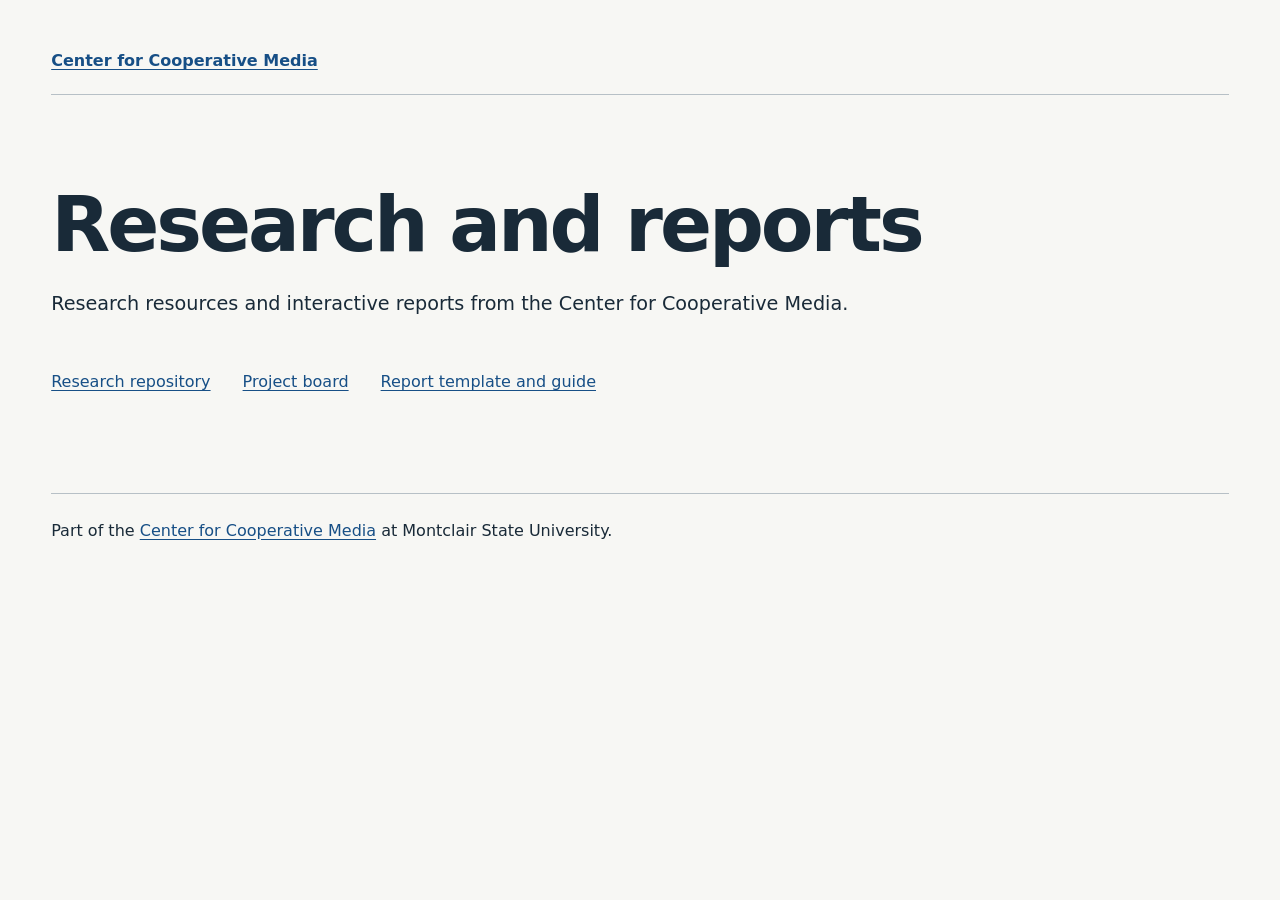
<file: site/index.html>
<!doctype html>
<html lang="en">
<head>
  <meta charset="utf-8">
  <meta name="viewport" content="width=device-width, initial-scale=1">
  <meta name="description" content="Research resources and interactive reports from the Center for Cooperative Media.">
  <title>Research and reports | Center for Cooperative Media</title>
  <link rel="canonical" href="https://centercoopmedia.github.io/research/">
  <style>
    :root { color-scheme: light; font-family: system-ui, sans-serif; color: #192a38; background: #f7f7f4; }
    * { box-sizing: border-box; }
    body { margin: 0; padding: clamp(1.25rem, 4vw, 5rem); }
    a { color: #174f86; text-underline-offset: .2em; }
    a:focus-visible { outline: 3px solid #174f86; outline-offset: 5px; }
    .skip { position: absolute; top: -5rem; }
    .skip:focus { top: 1rem; background: white; padding: .75rem; }
    header, footer { border-block-end: 1px solid #b7c0c6; padding-block-end: 1.5rem; }
    header p { margin: 0; font-weight: 700; }
    main { padding-block: clamp(2.5rem, 7vw, 7rem); }
    h1 { font-size: clamp(2.5rem, 6vw, 5.5rem); line-height: 1.05; margin-block: 0 1.5rem; letter-spacing: -.04em; }
    main > p { font-size: clamp(1.1rem, 1.5vw, 1.5rem); line-height: 1.6; margin-block-end: 2.5rem; }
    nav ul { display: flex; flex-wrap: wrap; gap: 1rem 2rem; list-style: none; padding: 0; margin: 0; }
    nav a { display: inline-block; padding-block: .75rem; }
    footer { border-block-start: 1px solid #b7c0c6; border-block-end: 0; padding-block: 1.5rem; line-height: 1.6; }
    footer p { margin: 0; }
  </style>
</head>
<body>
  <a class="skip" href="#main">Skip to content</a>
  <header>
    <p><a href="https://centerforcooperativemedia.org/">Center for Cooperative Media</a></p>
  </header>
  <main id="main">
    <h1>Research and reports</h1>
    <p>Research resources and interactive reports from the Center for Cooperative Media.</p>
    <nav aria-label="Research resources">
      <ul>
        <li><a href="https://github.com/CenterCoopMedia/research">Research repository</a></li>
        <li><a href="https://github.com/orgs/CenterCoopMedia/projects/6">Project board</a></li>
        <li><a href="https://jamditis.com/ccm-report-template/">Report template and guide</a></li>
      </ul>
    </nav>
  </main>
  <footer>
    <p>Part of the <a href="https://centerforcooperativemedia.org/">Center for Cooperative Media</a> at Montclair State University.</p>
  </footer>
</body>
</html>
</file>
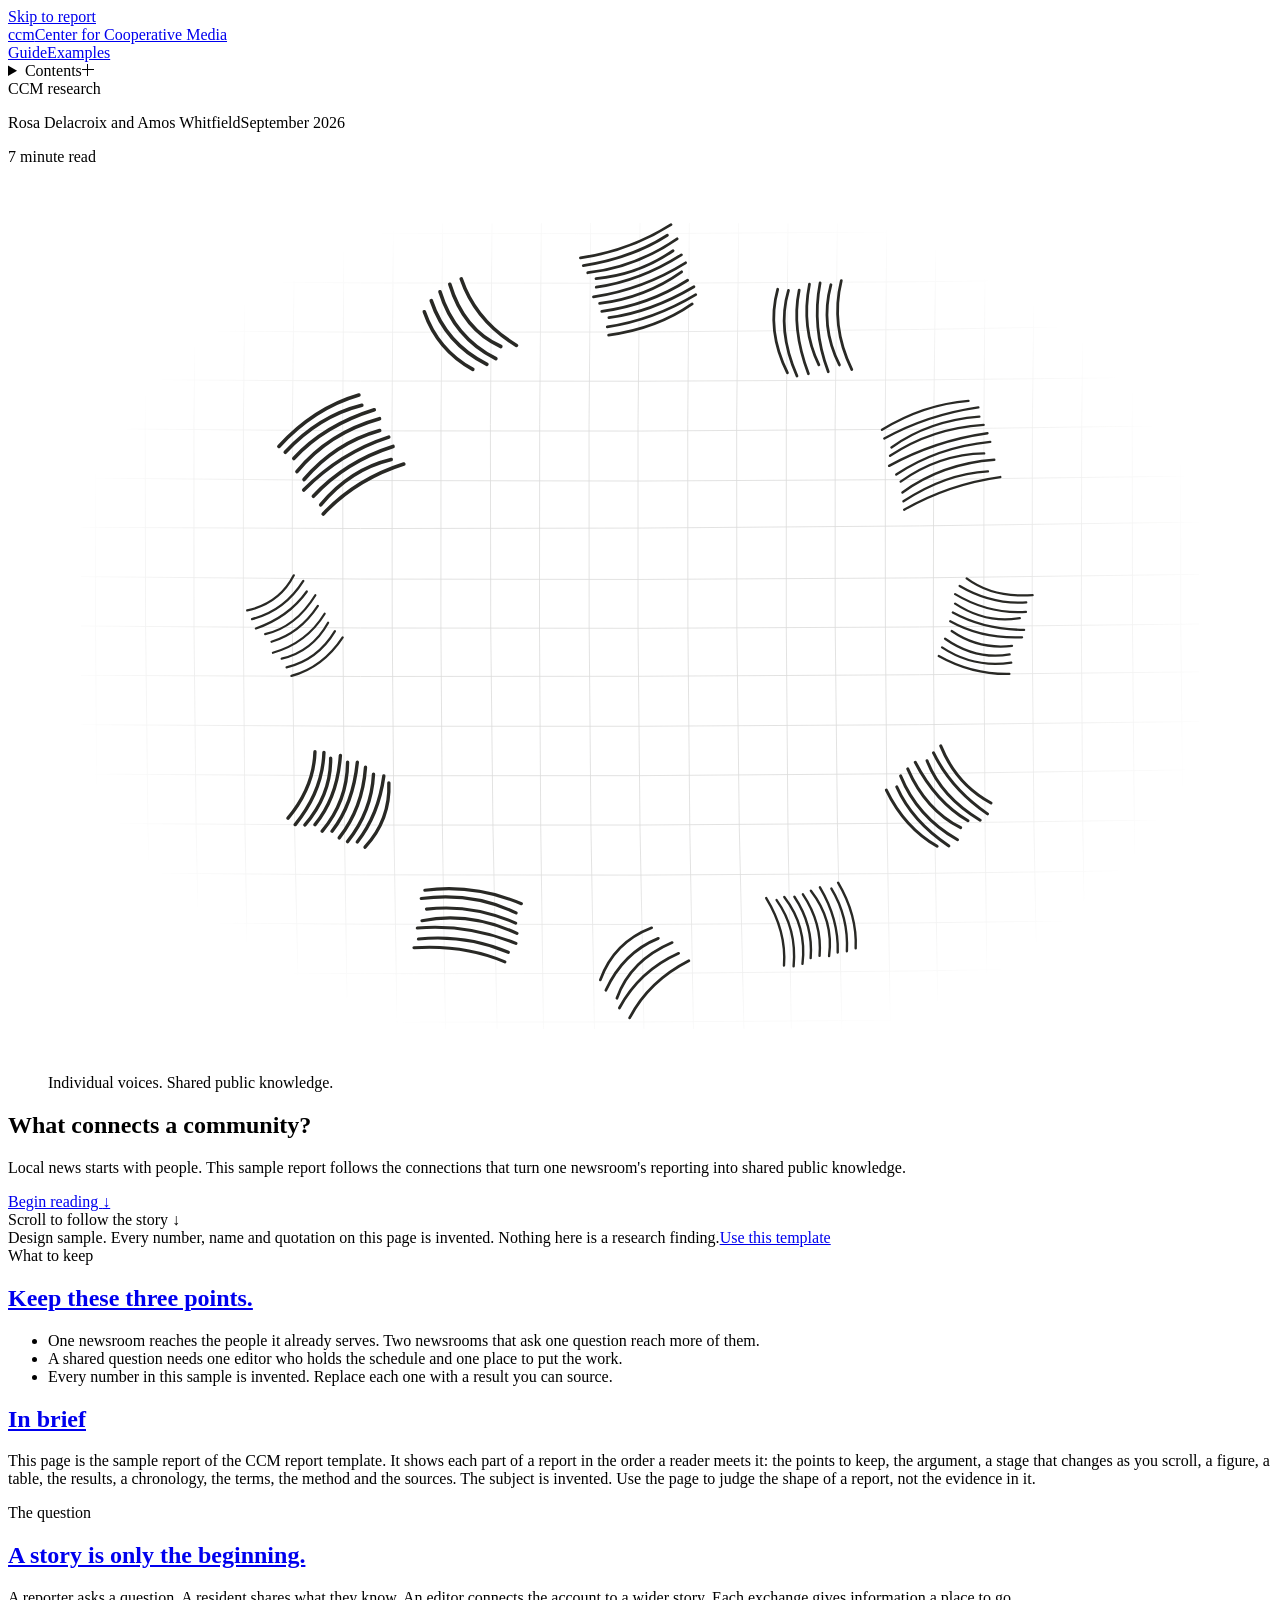
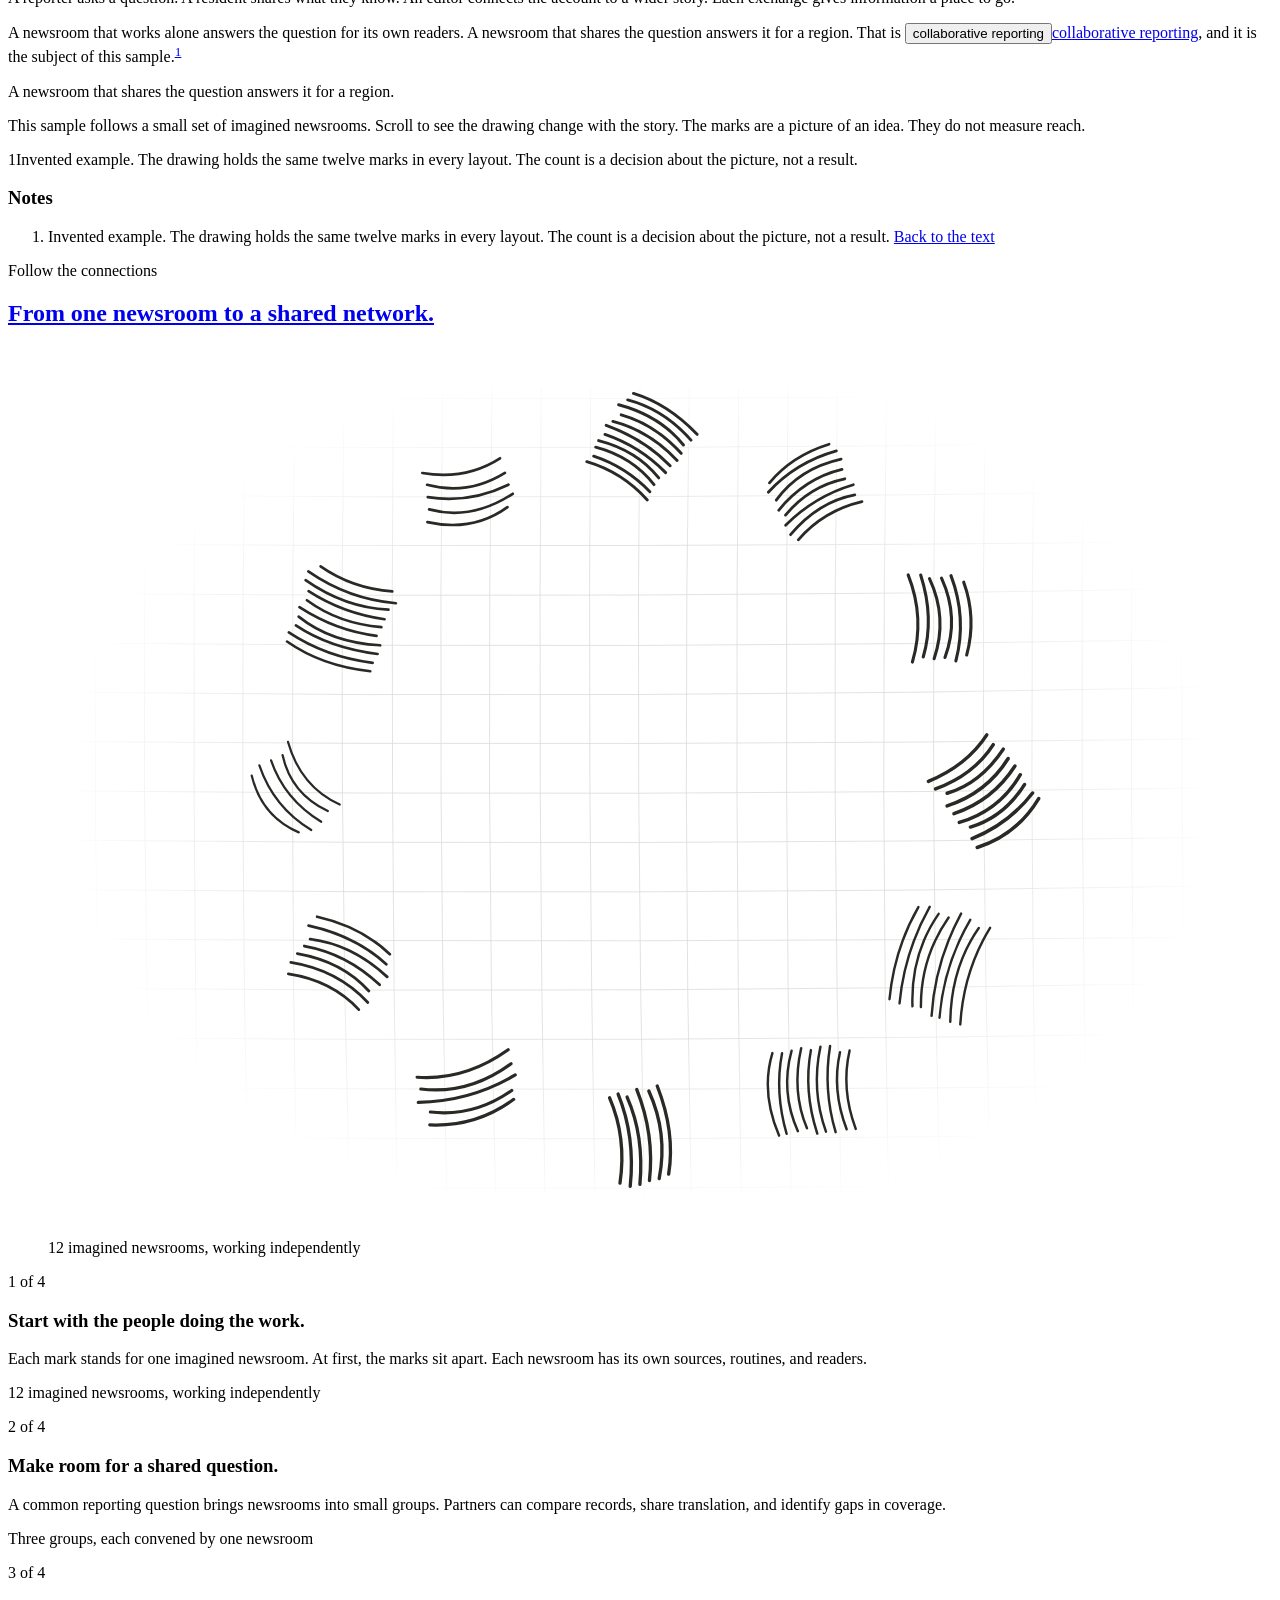
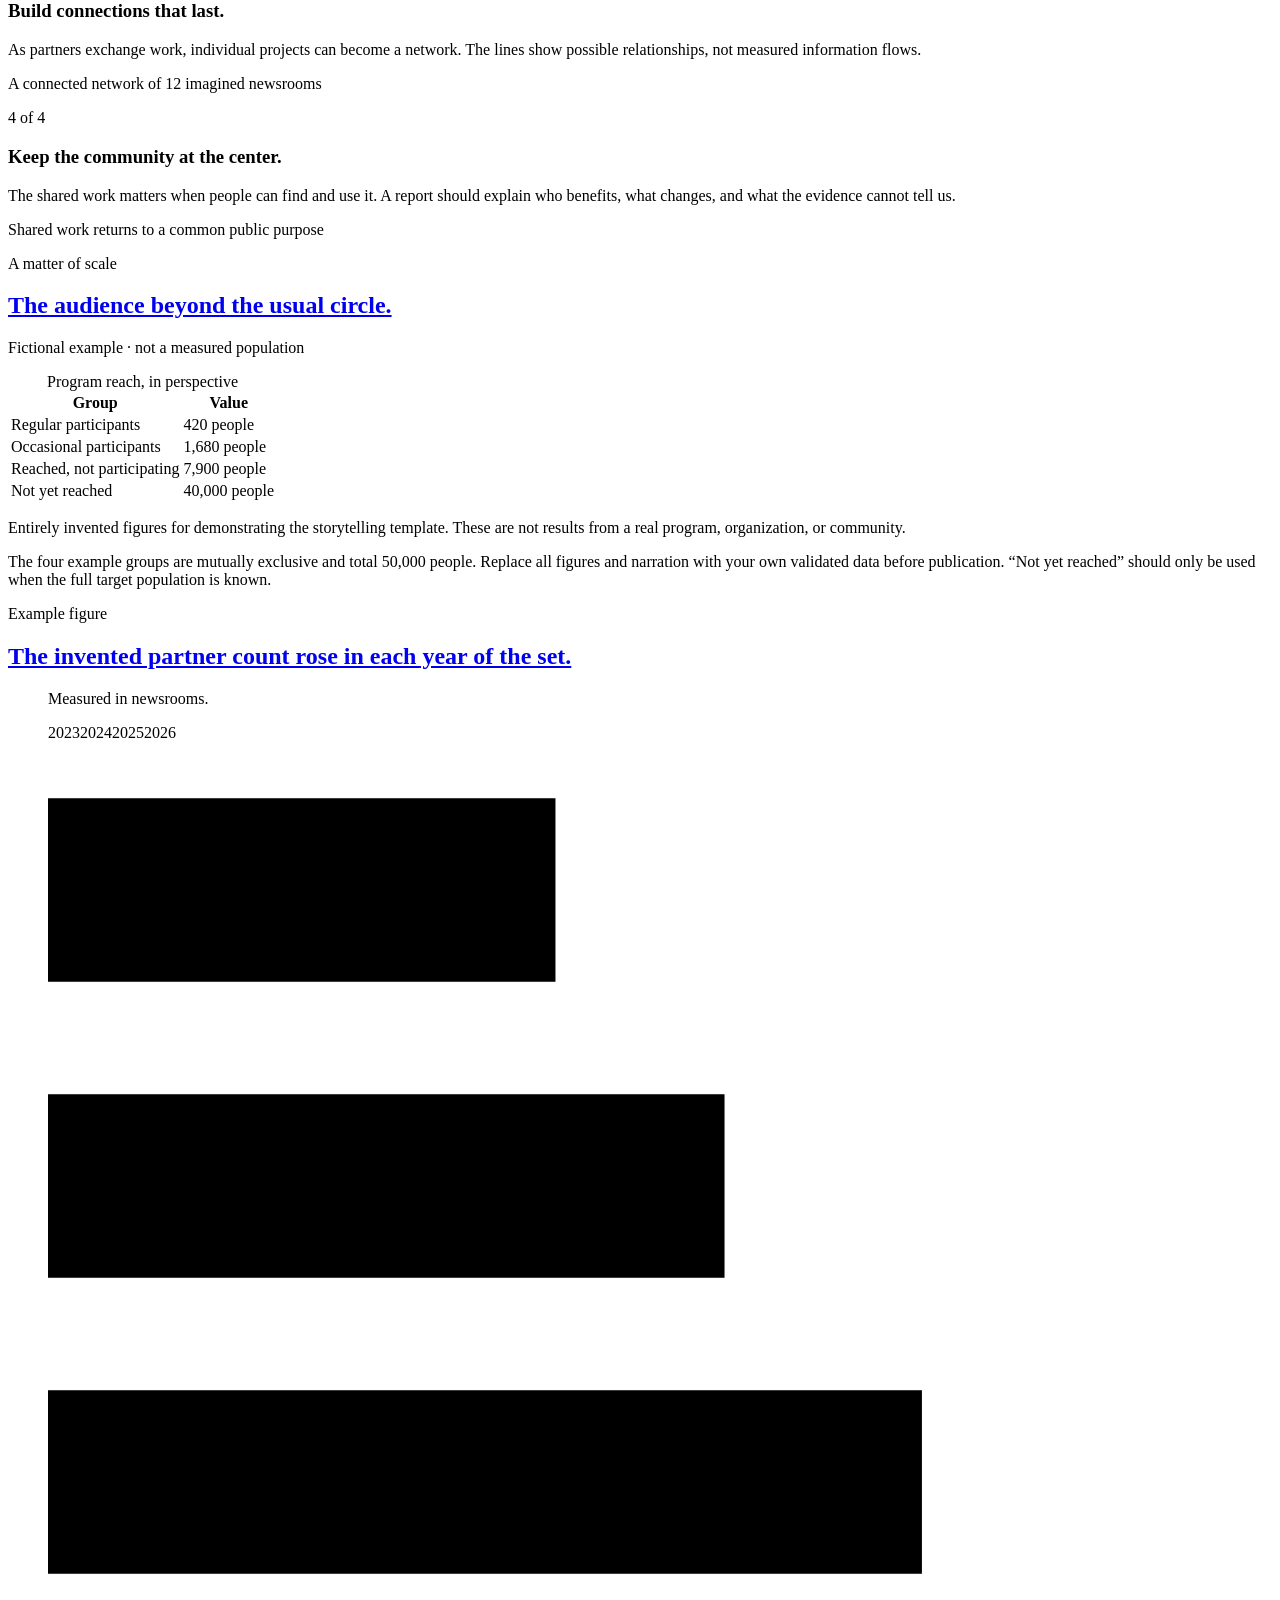
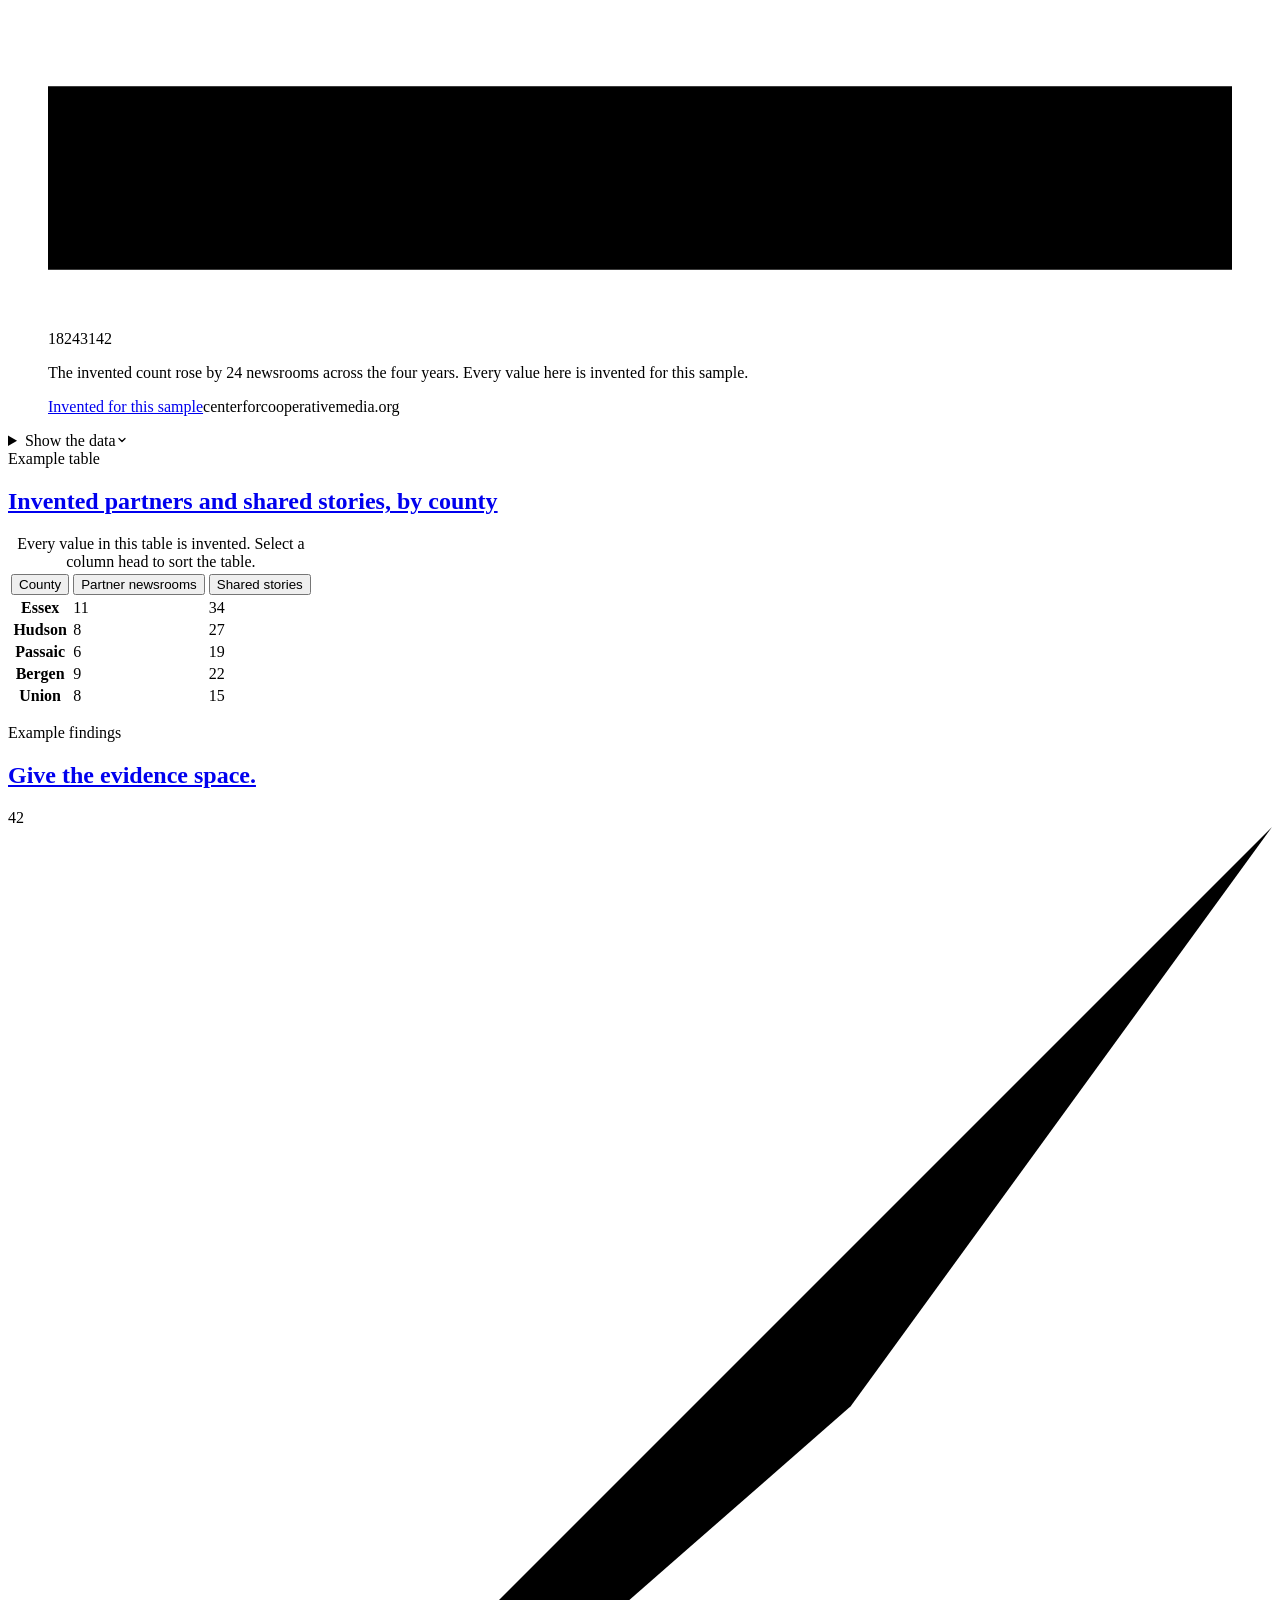
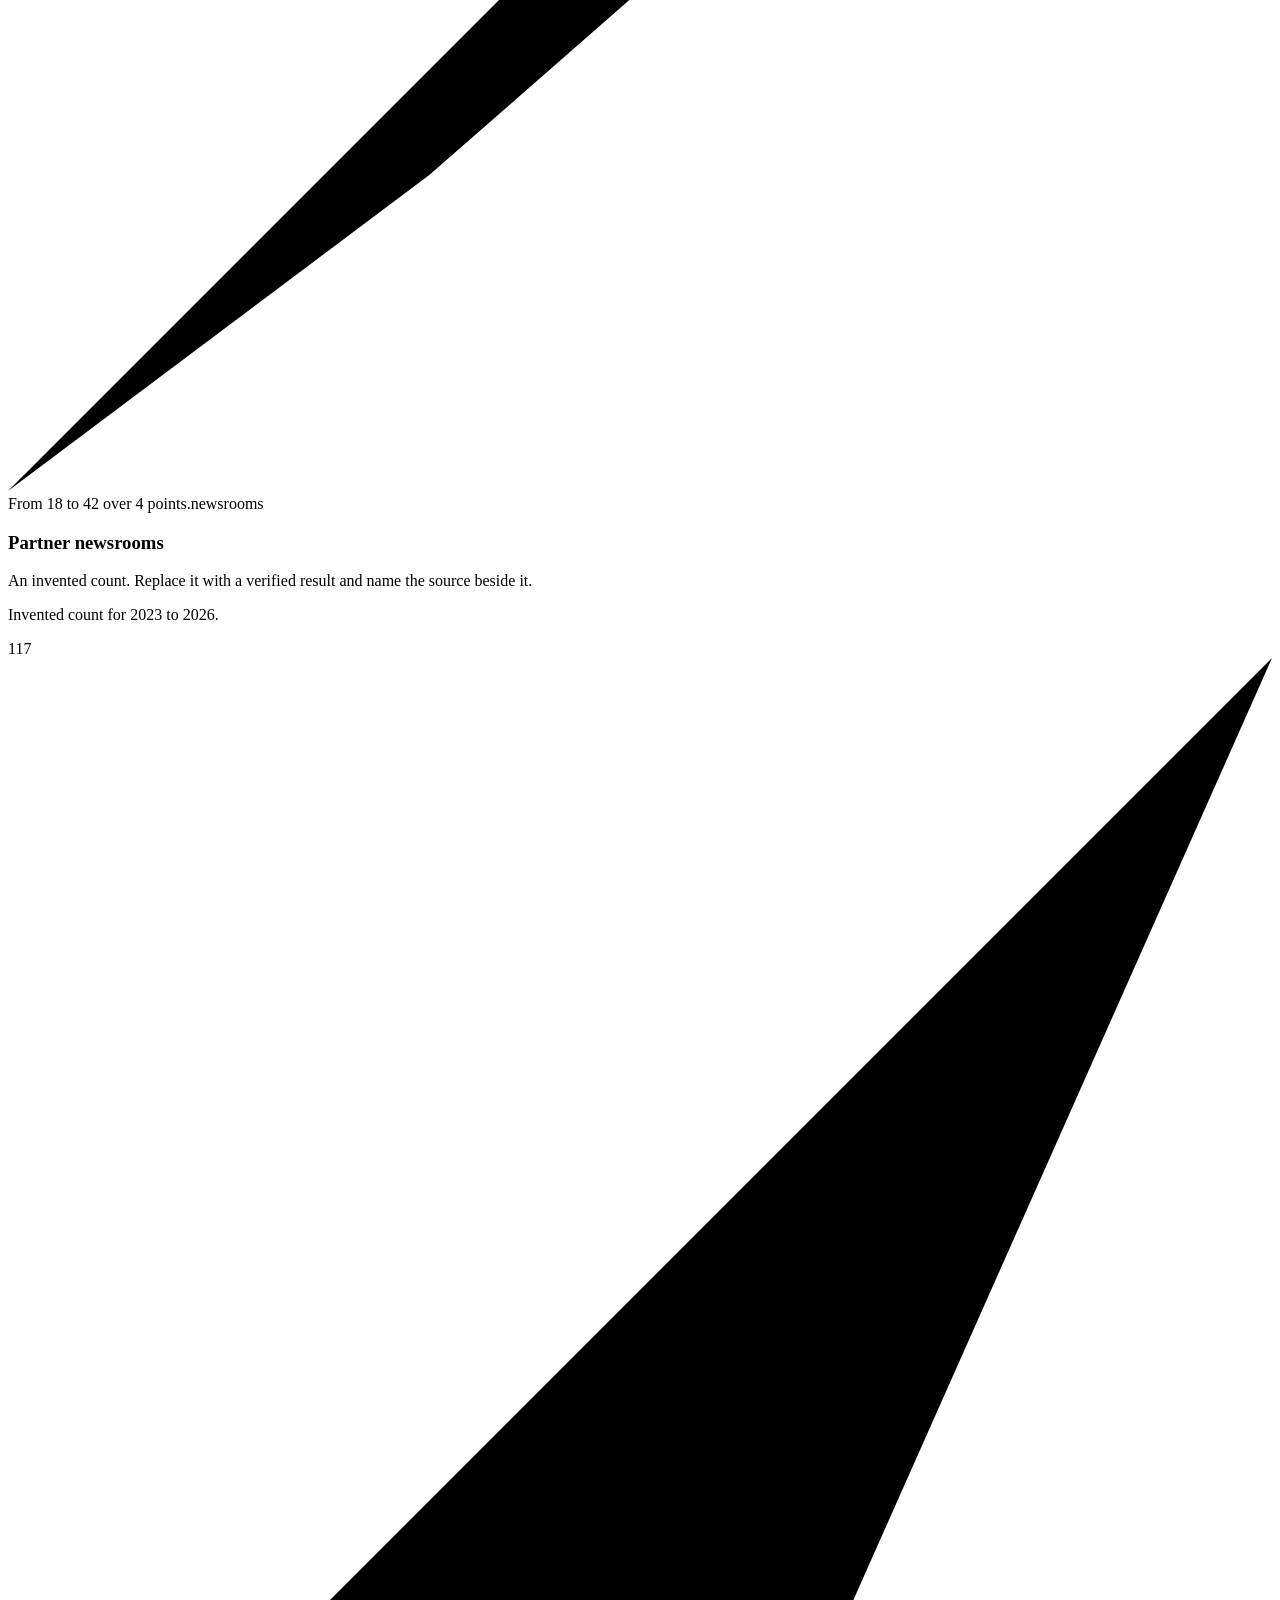
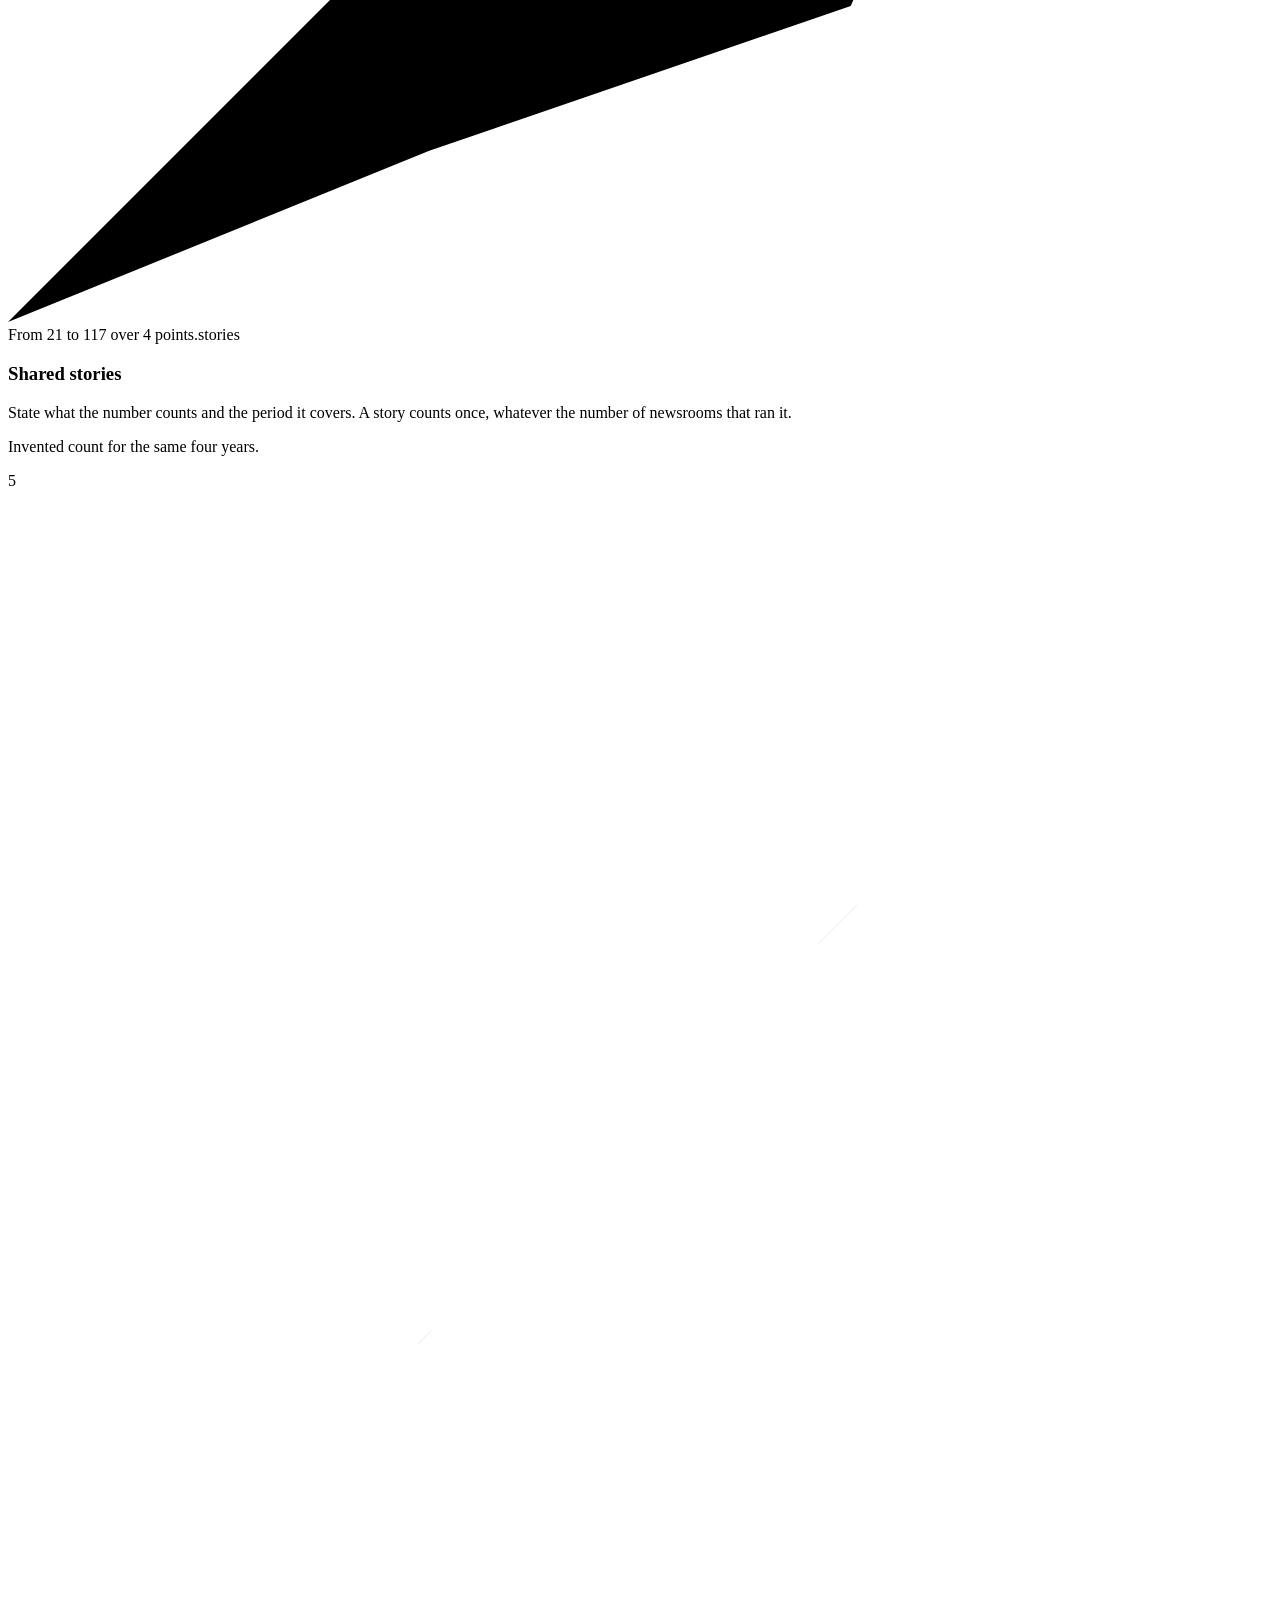
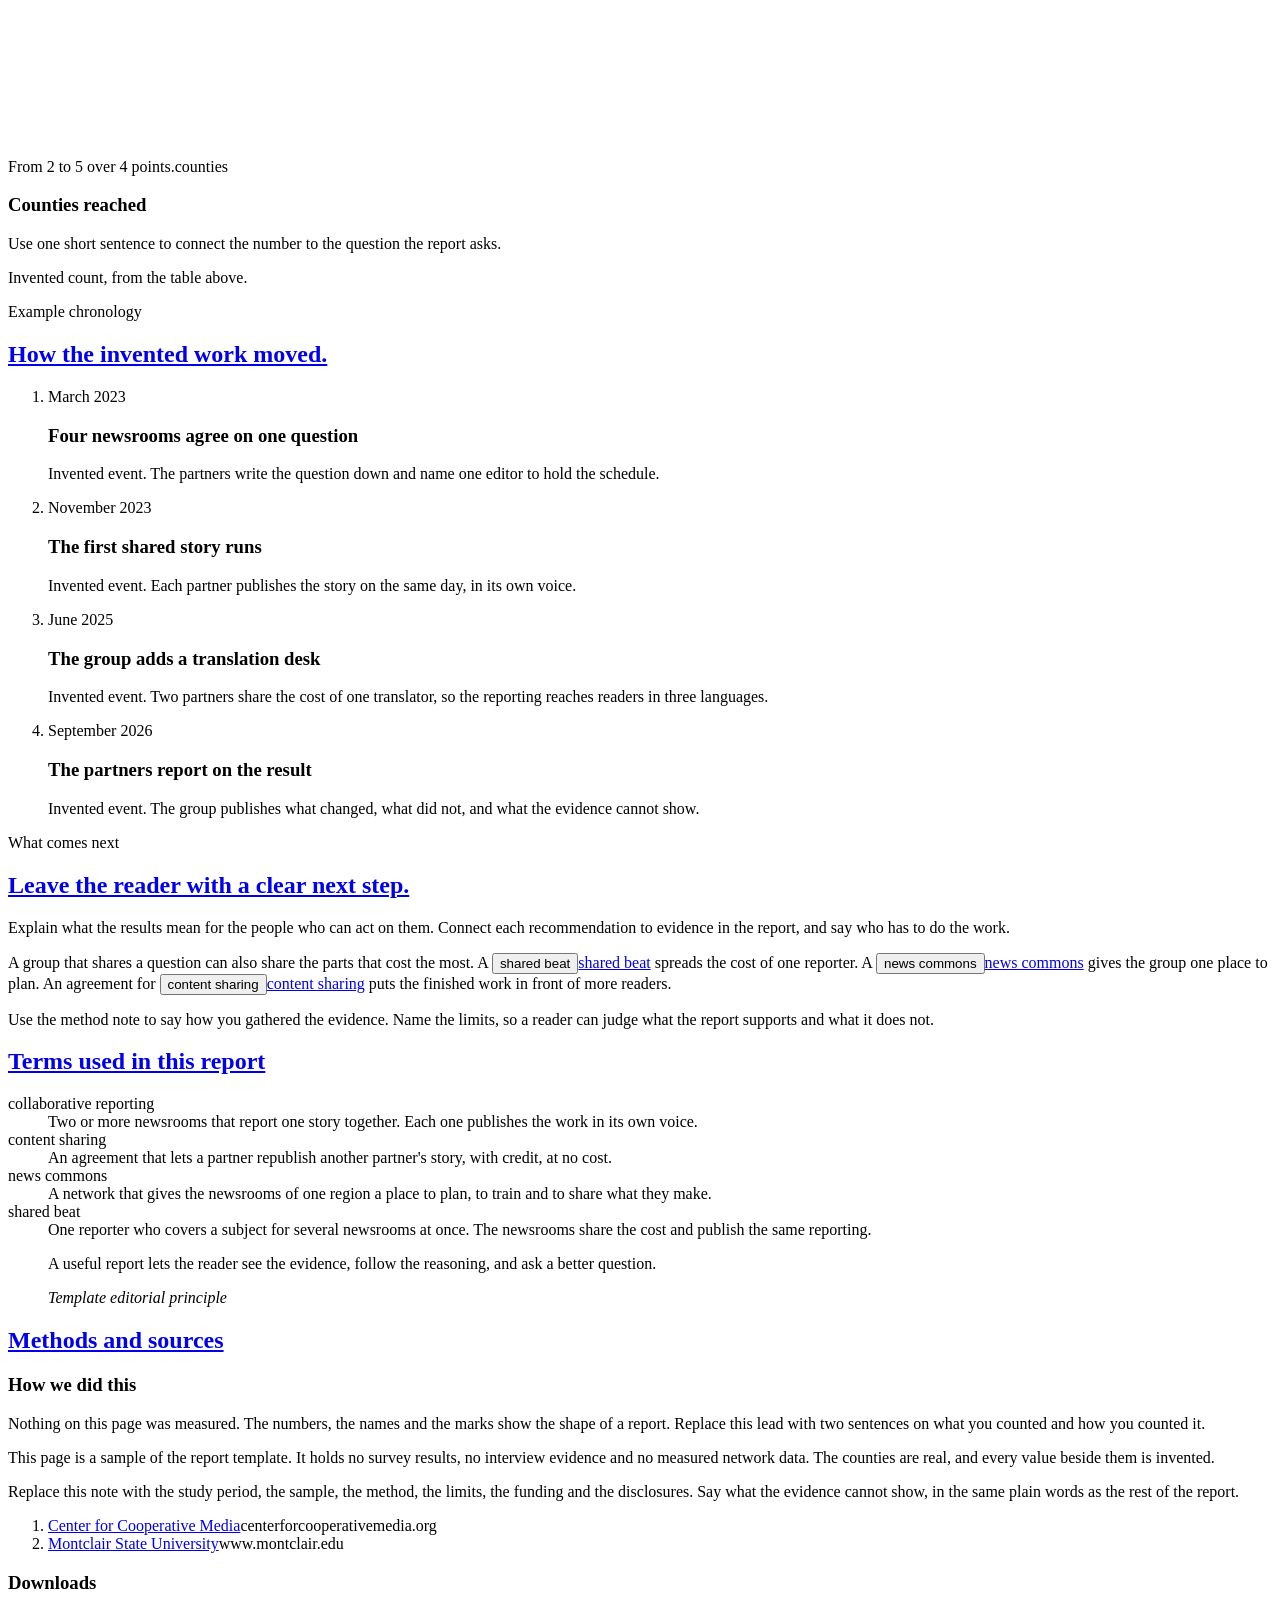
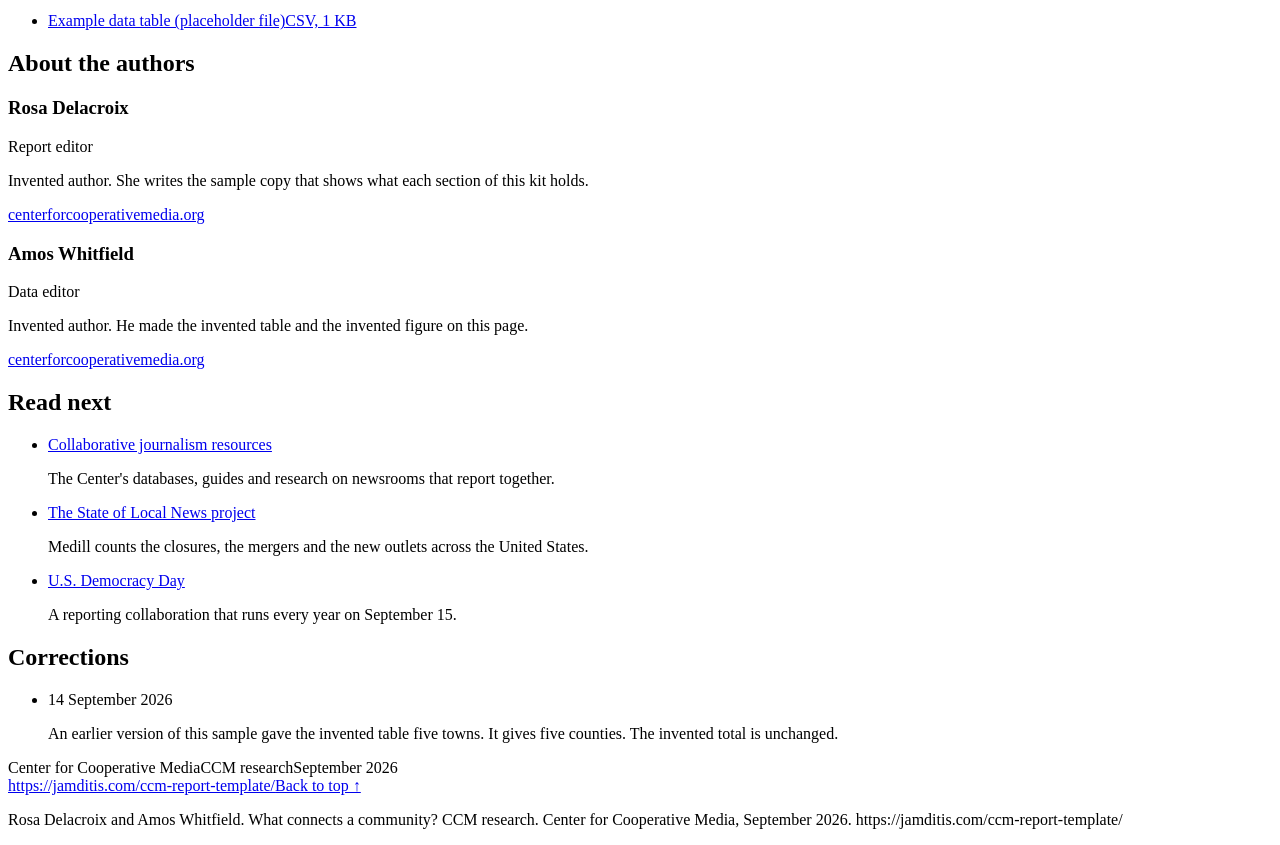
<file: templates/ccm/starter.html>
<!doctype html>
<html lang="en">
<head>
<meta charset="utf-8">
<meta name="viewport" content="width=device-width, initial-scale=1">
<title>What connects a community? | Center for Cooperative Media</title>
<meta name="description" content="Local news starts with people. This sample report follows the connections that turn one newsroom&#x27;s reporting into shared public knowledge.">
<link rel="canonical" href="https://jamditis.com/ccm-report-template/">
<meta property="og:title" content="What connects a community?">
<meta property="og:description" content="Local news starts with people. This sample report follows the connections that turn one newsroom&#x27;s reporting into shared public knowledge.">
<meta property="og:type" content="article">
<meta property="og:url" content="https://jamditis.com/ccm-report-template/">
<meta property="og:image" content="https://jamditis.com/ccm-report-template/og-image.png">
<meta property="og:image:width" content="1200">
<meta property="og:image:height" content="630">
<meta name="twitter:card" content="summary_large_image">
<meta name="twitter:title" content="What connects a community?">
<meta name="twitter:description" content="Local news starts with people. This sample report follows the connections that turn one newsroom&#x27;s reporting into shared public knowledge.">
<meta name="twitter:image" content="https://jamditis.com/ccm-report-template/og-image.png">
<meta name="theme-color" content="#f6f3eb">
<link rel="icon" type="image/svg+xml" href="https://jamditis.com/ccm-report-template/favicon.svg">
<style>:root{--paper:#f6f3eb;--ink:#292925;--accent:#a33e36;--secondary:#466958;--wash:#e7e4d9;color-scheme:light}</style><link rel="stylesheet" href="https://jamditis.com/ccm-report-template/report.css"><style>@font-face{font-family:'Figtree';src:url("https://jamditis.com/ccm-report-template/fonts/figtree.woff2") format("woff2");font-weight:300 900;font-style:normal;font-display:swap}@font-face{font-family:'Bricolage Grotesque';src:url("https://jamditis.com/ccm-report-template/fonts/bricolage-grotesque.woff2") format("woff2");font-weight:200 800;font-stretch:100%;font-style:normal;font-display:swap}:root{--font-body:'Figtree',ui-sans-serif,system-ui,-apple-system,'Segoe UI',Roboto,'Helvetica Neue',Arial,sans-serif;--font-display:'Bricolage Grotesque',ui-sans-serif,system-ui,-apple-system,'Segoe UI',Roboto,'Helvetica Neue',Arial,sans-serif;--font-label:'Figtree',ui-sans-serif,system-ui,-apple-system,'Segoe UI',Roboto,'Helvetica Neue',Arial,sans-serif;--w-display:800;--vs-body:normal;--vs-display:normal;--num-display:lining-nums tabular-nums}</style>
</head>
<body data-layout="wide"><a class="skip-link screen-only" href="#main">Skip to report</a><header class="site-header with-contents"><a class="brand" href="#top"><span class="brand-mark" aria-hidden="true">ccm</span><span class="brand-name">Center for Cooperative Media</span></a><span class="header-section screen-only" aria-hidden="true"></span><div class="header-actions screen-only"><a class="header-link" href="guide.html">Guide</a><a class="header-link" href="examples/index.html">Examples</a><button type="button" class="control motion-button" hidden aria-pressed="false" aria-label="Pause motion"><svg class="motion-icon" viewBox="0 0 12 12" width="12" height="12" aria-hidden="true" fill="currentColor"><rect class="icon-pause" x="2" y="1" width="3" height="10"/><rect class="icon-pause" x="7" y="1" width="3" height="10"/><path class="icon-play" d="M3 1 10.5 6 3 11Z"/></svg><span class="motion-label">Pause motion</span></button><details class="contents">
<summary><span>Contents</span><svg class="contents-icon" viewBox="0 0 12 12" width="12" height="12" aria-hidden="true" fill="currentColor"><rect y="5" width="12" height="1"/><rect class="icon-cross" x="5" width="1" height="12"/></svg></summary>
<nav aria-label="Report contents"><a href="#takeaways">Keep these three points.</a><a href="#brief">In brief</a><a href="#introduction">A story is only the beginning.</a><a href="#connections">From one newsroom to a shared network.</a><a href="#audience-scale">The audience beyond the usual circle.</a><a href="#figure-partners">The invented partner count rose in each year of the set.</a><a href="#table-counties">Invented partners and shared stories, by county</a><a href="#findings">Give the evidence space.</a><a href="#chronology">How the invented work moved.</a><a href="#implications">Leave the reader with a clear next step.</a><a href="#terms">Terms used in this report</a><a href="#methods">Methods and sources</a><a class="panel-link" href="guide.html">Guide</a><a class="panel-link" href="examples/index.html">Examples</a></nav>
</details></div>
<div class="reading-progress screen-only" role="progressbar" aria-label="Reading progress" aria-valuemin="0" aria-valuemax="100" aria-valuenow="0"></div>
</header>
<main id="main" tabindex="-1">
<section class="hero" id="top">
<div class="hero-top"><span class="eyebrow">CCM research</span><div class="byline-group"><p class="byline"><span>Rosa Delacroix and Amos Whitfield</span><span class="byline-date">September 2026</span></p><span class="reading-time">7 minute read</span></div></div>
<div class="hero-main">
<figure class="hero-art">
<svg class="ink-art" viewBox="0 0 720 540" aria-hidden="true" data-art="hero" data-marks="12" data-inset="60" data-mark="40" fill="none" style="--stroke-len:48"><defs><radialGradient id="hero--fade"><stop offset=".55" stop-color="#fff"/><stop offset="1" stop-color="#000"/></radialGradient><mask id="hero--mask" maskUnits="userSpaceOnUse" x="0" y="0" width="720" height="540"><rect width="720" height="540" fill="url(#hero--fade)"/></mask></defs><g class="paper-grid" mask="url(#hero--mask)" fill="none" stroke="#292925" stroke-width=".5" opacity=".16"><path d="M30 25 Q27.3 270 31.2 515"/><path d="M60 25 Q57.0 270 63.4 515"/><path d="M90 25 Q86.2 270 92.7 515"/><path d="M120 25 Q116.6 270 121.9 515"/><path d="M150 25 Q145.8 270 152.7 515"/><path d="M180 25 Q177.6 270 182.1 515"/><path d="M210 25 Q207.5 270 212.3 515"/><path d="M240 25 Q237.0 270 241.7 515"/><path d="M270 25 Q266.9 270 273.1 515"/><path d="M300 25 Q297.1 270 301.3 515"/><path d="M330 25 Q327.0 270 332.3 515"/><path d="M360 25 Q356.4 270 362.4 515"/><path d="M390 25 Q387.0 270 392.5 515"/><path d="M420 25 Q416.2 270 423.2 515"/><path d="M450 25 Q446.9 270 452.0 515"/><path d="M480 25 Q476.0 270 482.8 515"/><path d="M510 25 Q507.3 270 512.3 515"/><path d="M540 25 Q536.1 270 541.3 515"/><path d="M570 25 Q567.5 270 571.4 515"/><path d="M600 25 Q596.0 270 601.9 515"/><path d="M630 25 Q626.1 270 631.3 515"/><path d="M660 25 Q657.7 270 662.6 515"/><path d="M690 25 Q686.3 270 692.8 515"/><path d="M20 30 Q360 33.8 700 28.1"/><path d="M20 60 Q360 63.9 700 58.6"/><path d="M20 90 Q360 94.1 700 86.7"/><path d="M20 120 Q360 123.0 700 118.6"/><path d="M20 150 Q360 153.9 700 148.0"/><path d="M20 180 Q360 184.3 700 178.8"/><path d="M20 210 Q360 212.5 700 206.8"/><path d="M20 240 Q360 244.1 700 238.6"/><path d="M20 270 Q360 273.4 700 268.8"/><path d="M20 300 Q360 302.2 700 297.9"/><path d="M20 330 Q360 332.9 700 328.1"/><path d="M20 360 Q360 363.3 700 357.4"/><path d="M20 390 Q360 393.2 700 387.7"/><path d="M20 420 Q360 423.8 700 418.3"/><path d="M20 450 Q360 453.8 700 448.4"/><path d="M20 480 Q360 484.3 700 476.7"/><path d="M20 510 Q360 512.8 700 507.6"/></g><g class="connections" fill="none" stroke="#466958" stroke-width="1.1" opacity=".85"></g><g class="marks" fill="none" stroke="#292925" stroke-linecap="round"><g class="mark" data-index="0" data-angle="250.8" style="--i:0;--md:55ms" stroke-width="1.70" transform="translate(360.0 60.0) rotate(250.8)"><path style="--j:0" pathLength="48" d="M-25.00 -28.90Q-30.94 0 -23.80 25.33"/><path style="--j:1" pathLength="48" d="M-20.00 -28.02Q-25.25 0 -19.17 29.22"/><path style="--j:2" pathLength="48" d="M-15.00 -25.25Q-20.22 0 -14.24 29.77"/><path style="--j:3" pathLength="48" d="M-10.00 -28.09Q-15.76 0 -9.31 27.44"/><path style="--j:4" pathLength="48" d="M-5.00 -27.75Q-10.74 0 -3.22 25.69"/><path style="--j:5" pathLength="48" d="M0.00 -29.95Q-5.56 0 1.14 29.74"/><path style="--j:6" pathLength="48" d="M5.00 -26.41Q-0.22 0 6.55 28.90"/><path style="--j:7" pathLength="48" d="M10.00 -24.84Q3.77 0 10.58 24.98"/><path style="--j:8" pathLength="48" d="M15.00 -28.40Q8.49 0 16.63 29.67"/><path style="--j:9" pathLength="48" d="M20.00 -29.55Q14.58 0 20.60 24.80"/><path style="--j:10" pathLength="48" d="M25.00 -29.65Q19.23 0 25.98 29.00"/></g><g class="mark" data-index="1" data-angle="355.7" style="--i:1;--md:50ms" stroke-width="1.68" transform="translate(465.0 88.1) rotate(355.7)"><path style="--j:0" pathLength="48" d="M-19.49 -24.40Q-28.26 0 -17.38 26.74"/><path style="--j:1" pathLength="48" d="M-13.00 -23.28Q-21.93 0 -11.75 29.09"/><path style="--j:2" pathLength="48" d="M-6.50 -22.89Q-13.06 0 -4.70 28.21"/><path style="--j:3" pathLength="48" d="M0.00 -26.05Q-7.18 0 2.04 23.30"/><path style="--j:4" pathLength="48" d="M6.50 -26.32Q-0.69 0 7.42 27.96"/><path style="--j:5" pathLength="48" d="M13.00 -24.73Q4.39 0 14.50 24.32"/><path style="--j:6" pathLength="48" d="M19.49 -26.79Q10.71 0 21.79 27.69"/></g><g class="mark" data-index="2" data-angle="72.4" style="--i:2;--md:97ms" stroke-width="1.45" transform="translate(541.9 165.0) rotate(72.4)"><path style="--j:0" pathLength="48" d="M-25.00 -26.67Q-31.23 0 -24.17 28.80"/><path style="--j:1" pathLength="48" d="M-19.44 -31.20Q-24.55 0 -18.66 29.06"/><path style="--j:2" pathLength="48" d="M-13.89 -30.07Q-20.90 0 -12.19 26.55"/><path style="--j:3" pathLength="48" d="M-8.33 -31.04Q-15.96 0 -7.56 28.90"/><path style="--j:4" pathLength="48" d="M-2.78 -31.71Q-8.12 0 -1.95 31.29"/><path style="--j:5" pathLength="48" d="M2.78 -31.73Q-3.90 0 4.45 28.76"/><path style="--j:6" pathLength="48" d="M8.33 -26.09Q0.56 0 9.32 27.50"/><path style="--j:7" pathLength="48" d="M13.89 -30.79Q6.55 0 15.93 28.46"/><path style="--j:8" pathLength="48" d="M19.44 -25.00Q12.97 0 21.26 29.50"/><path style="--j:9" pathLength="48" d="M25.00 -31.08Q19.68 0 26.25 30.63"/></g><g class="mark" data-index="3" data-angle="285.2" style="--i:3;--md:78ms" stroke-width="1.37" transform="translate(570.0 270.0) rotate(285.2)"><path style="--j:0" pathLength="48" d="M-25.00 -22.58Q-30.63 0 -24.29 21.76"/><path style="--j:1" pathLength="48" d="M-19.44 -22.01Q-26.72 0 -17.32 21.05"/><path style="--j:2" pathLength="48" d="M-13.89 -21.60Q-21.64 0 -12.81 18.82"/><path style="--j:3" pathLength="48" d="M-8.33 -18.97Q-15.01 0 -7.40 18.83"/><path style="--j:4" pathLength="48" d="M-2.78 -21.37Q-8.14 0 -0.75 23.37"/><path style="--j:5" pathLength="48" d="M2.78 -21.24Q-2.32 0 3.91 23.40"/><path style="--j:6" pathLength="48" d="M8.33 -21.31Q1.36 0 10.15 18.97"/><path style="--j:7" pathLength="48" d="M13.89 -22.81Q7.47 0 14.73 21.61"/><path style="--j:8" pathLength="48" d="M19.44 -21.44Q13.57 0 20.36 20.24"/><path style="--j:9" pathLength="48" d="M25.00 -18.58Q17.65 0 25.66 22.82"/></g><g class="mark" data-index="4" data-angle="320.2" style="--i:4;--md:14ms" stroke-width="1.82" transform="translate(541.9 375.0) rotate(320.2)"><path style="--j:0" pathLength="48" d="M-21.29 -24.57Q-27.39 0 -19.45 21.47"/><path style="--j:1" pathLength="48" d="M-15.21 -21.99Q-21.47 0 -13.84 25.89"/><path style="--j:2" pathLength="48" d="M-9.12 -25.65Q-17.33 0 -7.38 26.36"/><path style="--j:3" pathLength="48" d="M-3.04 -26.17Q-10.66 0 -1.23 21.95"/><path style="--j:4" pathLength="48" d="M3.04 -26.30Q-2.79 0 4.86 21.57"/><path style="--j:5" pathLength="48" d="M9.12 -22.41Q1.64 0 10.79 26.02"/><path style="--j:6" pathLength="48" d="M15.21 -23.57Q9.39 0 16.67 25.93"/><path style="--j:7" pathLength="48" d="M21.29 -24.01Q13.62 0 22.53 22.20"/></g><g class="mark" data-index="5" data-angle="167.3" style="--i:5;--md:39ms" stroke-width="1.46" transform="translate(465.0 451.9) rotate(167.3)"><path style="--j:0" pathLength="48" d="M-22.41 -19.52Q-27.76 0 -20.74 21.76"/><path style="--j:1" pathLength="48" d="M-16.81 -20.08Q-22.43 0 -16.00 19.20"/><path style="--j:2" pathLength="48" d="M-11.21 -19.56Q-16.31 0 -9.35 21.42"/><path style="--j:3" pathLength="48" d="M-5.60 -20.58Q-13.22 0 -3.54 20.63"/><path style="--j:4" pathLength="48" d="M0.00 -19.11Q-5.94 0 1.67 19.58"/><path style="--j:5" pathLength="48" d="M5.60 -19.29Q-0.36 0 7.05 19.26"/><path style="--j:6" pathLength="48" d="M11.21 -21.57Q3.53 0 13.07 20.53"/><path style="--j:7" pathLength="48" d="M16.81 -21.89Q9.75 0 18.04 19.68"/><path style="--j:8" pathLength="48" d="M22.41 -20.14Q16.31 0 23.93 22.29"/></g><g class="mark" data-index="6" data-angle="48.2" style="--i:6;--md:105ms" stroke-width="1.68" transform="translate(360.0 480.0) rotate(48.2)"><path style="--j:0" pathLength="48" d="M-15.00 -22.92Q-23.70 0 -12.21 21.44"/><path style="--j:1" pathLength="48" d="M-7.50 -21.67Q-15.29 0 -5.27 23.13"/><path style="--j:2" pathLength="48" d="M0.00 -26.23Q-8.82 0 2.85 21.38"/><path style="--j:3" pathLength="48" d="M7.50 -24.82Q-0.41 0 8.27 24.22"/><path style="--j:4" pathLength="48" d="M15.00 -26.42Q8.05 0 16.91 23.58"/></g><g class="mark" data-index="7" data-angle="99.5" style="--i:7;--md:99ms" stroke-width="1.89" transform="translate(255.0 451.9) rotate(99.5)"><path style="--j:0" pathLength="48" d="M-18.27 -30.26Q-25.49 0 -16.67 28.99"/><path style="--j:1" pathLength="48" d="M-12.18 -28.01Q-20.50 0 -11.33 30.33"/><path style="--j:2" pathLength="48" d="M-6.09 -28.77Q-13.26 0 -5.47 26.11"/><path style="--j:3" pathLength="48" d="M0.00 -30.60Q-8.47 0 1.87 27.64"/><path style="--j:4" pathLength="48" d="M6.09 -30.99Q-0.80 0 6.78 29.71"/><path style="--j:5" pathLength="48" d="M12.18 -27.30Q5.62 0 13.23 27.95"/><path style="--j:6" pathLength="48" d="M18.27 -26.21Q11.94 0 18.93 29.75"/></g><g class="mark" data-index="8" data-angle="202.9" style="--i:8;--md:6ms" stroke-width="2.05" transform="translate(178.1 375.0) rotate(202.9)"><path style="--j:0" pathLength="48" d="M-25.00 -21.44Q-32.68 0 -23.14 20.21"/><path style="--j:1" pathLength="48" d="M-19.44 -20.39Q-24.88 0 -18.69 22.89"/><path style="--j:2" pathLength="48" d="M-13.89 -22.49Q-20.30 0 -12.48 21.47"/><path style="--j:3" pathLength="48" d="M-8.33 -22.35Q-14.35 0 -6.36 23.42"/><path style="--j:4" pathLength="48" d="M-2.78 -20.36Q-8.10 0 -0.60 24.29"/><path style="--j:5" pathLength="48" d="M2.78 -22.58Q-4.20 0 4.85 21.98"/><path style="--j:6" pathLength="48" d="M8.33 -20.68Q2.24 0 10.51 24.13"/><path style="--j:7" pathLength="48" d="M13.89 -23.21Q6.46 0 15.30 20.22"/><path style="--j:8" pathLength="48" d="M19.44 -25.32Q12.05 0 20.43 21.90"/><path style="--j:9" pathLength="48" d="M25.00 -23.39Q17.85 0 25.63 20.18"/></g><g class="mark" data-index="9" data-angle="235.8" style="--i:9;--md:9ms" stroke-width="1.37" transform="translate(150.0 270.0) rotate(235.8)"><path style="--j:0" pathLength="48" d="M-24.03 -18.69Q-30.44 0 -22.14 20.27"/><path style="--j:1" pathLength="48" d="M-18.02 -18.20Q-24.87 0 -16.33 18.52"/><path style="--j:2" pathLength="48" d="M-12.01 -17.69Q-18.84 0 -9.82 17.92"/><path style="--j:3" pathLength="48" d="M-6.01 -20.07Q-12.73 0 -4.10 19.26"/><path style="--j:4" pathLength="48" d="M0.00 -17.04Q-5.41 0 2.19 18.56"/><path style="--j:5" pathLength="48" d="M6.01 -17.63Q-0.95 0 8.40 20.92"/><path style="--j:6" pathLength="48" d="M12.01 -20.34Q6.60 0 13.22 17.90"/><path style="--j:7" pathLength="48" d="M18.02 -19.08Q11.09 0 19.70 19.74"/><path style="--j:8" pathLength="48" d="M24.03 -18.56Q16.52 0 25.77 16.87"/></g><g class="mark" data-index="10" data-angle="59.5" style="--i:10;--md:76ms" stroke-width="2.19" transform="translate(178.1 165.0) rotate(59.5)"><path style="--j:0" pathLength="48" d="M-25.00 -27.45Q-32.03 0 -22.75 30.34"/><path style="--j:1" pathLength="48" d="M-18.75 -25.82Q-26.39 0 -17.73 28.81"/><path style="--j:2" pathLength="48" d="M-12.50 -30.92Q-19.74 0 -11.82 26.27"/><path style="--j:3" pathLength="48" d="M-6.25 -30.94Q-14.52 0 -4.03 28.64"/><path style="--j:4" pathLength="48" d="M0.00 -27.38Q-7.16 0 2.35 27.39"/><path style="--j:5" pathLength="48" d="M6.25 -30.07Q-0.45 0 7.76 30.78"/><path style="--j:6" pathLength="48" d="M12.50 -29.45Q5.75 0 13.98 27.66"/><path style="--j:7" pathLength="48" d="M18.75 -24.47Q11.21 0 20.75 26.47"/><path style="--j:8" pathLength="48" d="M25.00 -29.65Q18.23 0 26.33 27.95"/></g><g class="mark" data-index="11" data-angle="322.1" style="--i:11;--md:42ms" stroke-width="2.19" transform="translate(255.0 88.1) rotate(322.1)"><path style="--j:0" pathLength="48" d="M-15.00 -23.31Q-22.95 0 -13.26 22.48"/><path style="--j:1" pathLength="48" d="M-7.50 -26.08Q-16.68 0 -4.58 25.28"/><path style="--j:2" pathLength="48" d="M0.00 -27.08Q-10.35 0 1.81 25.93"/><path style="--j:3" pathLength="48" d="M7.50 -26.97Q-2.95 0 8.74 21.94"/><path style="--j:4" pathLength="48" d="M15.00 -25.24Q6.30 0 16.64 27.25"/></g></g><circle class="center-ring" cx="360" cy="270" r="72" fill="none" stroke="#a33e36" stroke-width=".8" opacity="0"/><text class="center-label" x="360" y="270" font-size="22" dominant-baseline="central" text-anchor="middle" fill="#292925" opacity="0">Community</text></svg>
<figcaption>Individual voices. Shared public knowledge.</figcaption>
</figure>
<div class="hero-copy"><h1>What connects a community?</h1>
<p class="standfirst">Local news starts with people. This sample report follows the connections that turn one newsroom&#x27;s reporting into shared public knowledge.</p>
<div class="hero-actions screen-only"><a class="button primary" href="#takeaways">Begin reading <span aria-hidden="true">↓</span></a></div>
</div>
</div>
<div class="hero-bottom screen-only"><span class="scroll-cue">Scroll to follow the story ↓</span></div>
</section>
<aside class="notice"><span>Design sample. Every number, name and quotation on this page is invented. Nothing here is a research finding.</span><a href="https://jamditis.com/ccm-report-template/guide.html">Use this template</a></aside>
<section id="takeaways" class="section section-takeaways">
<div class="reading"><span class="eyebrow">What to keep</span><h2 id="takeaways--title"><a class="heading-anchor" href="#takeaways">Keep these three points.</a></h2>
<ul class="takeaways">
<li>One newsroom reaches the people it already serves. Two newsrooms that ask one question reach more of them.</li>
<li>A shared question needs one editor who holds the schedule and one place to put the work.</li>
<li>Every number in this sample is invented. Replace each one with a result you can source.</li>
</ul>
</div>
</section>
<section id="brief" class="section section-summary" aria-labelledby="brief--label">
<div class="reading summary">
<div class="summary-heading" id="brief--label"><h2 id="brief--title"><a class="heading-anchor" href="#brief">In brief</a></h2></div>
<p>This page is the sample report of the CCM report template. It shows each part of a report in the order a reader meets it: the points to keep, the argument, a stage that changes as you scroll, a figure, a table, the results, a chronology, the terms, the method and the sources. The subject is invented. Use the page to judge the shape of a report, not the evidence in it.</p>
</div>
</section>
<section id="introduction" class="section section-prose">
<div class="reading"><span class="eyebrow">The question</span><h2 id="introduction--title"><a class="heading-anchor" href="#introduction">A story is only the beginning.</a></h2>
<p>A reporter asks a question. A resident shares what they know. An editor connects the account to a wider story. Each exchange gives information a place to go.</p>
<p>A newsroom that works alone answers the question for its own readers. A newsroom that shares the question answers it for a region. That is <span class="definition"><button type="button" class="definition-term" popovertarget="terms--definition-1">collaborative reporting</button><a class="definition-link" href="#terms--term-1">collaborative reporting</a></span>, and it is the subject of this sample.<sup><a href="#introduction--note-1" id="introduction--ref-1" aria-describedby="introduction--note-1">1</a></sup></p>
<p class="pullquote" aria-hidden="true">A newsroom that shares the question answers it for a region.</p>
<p>This sample follows a small set of imagined newsrooms. Scroll to see the drawing change with the story. The marks are a picture of an idea. They do not measure reach.</p>
</div>
<aside class="sidenotes screen-only">
<p class="sidenote" tabindex="-1" data-ref="introduction--ref-1"><span class="sidenote-number">1</span>Invented example. The drawing holds the same twelve marks in every layout. The count is a decision about the picture, not a result.</p>
</aside>
<div class="footnotes">
<h3 class="footnotes-title">Notes</h3>
<ol class="footnote-list">
<li id="introduction--note-1" tabindex="-1">Invented example. The drawing holds the same twelve marks in every layout. The count is a decision about the picture, not a result. <a class="note-back screen-only" href="#introduction--ref-1">Back to the text</a></li>
</ol>
</div>
</section>
<section id="connections" class="section section-scrolly">
<div class="section-heading"><span class="eyebrow">Follow the connections</span><h2 id="connections--title"><a class="heading-anchor" href="#connections">From one newsroom to a shared network.</a></h2>
</div>
<div class="scrolly">
<figure class="stage">
<svg class="ink-art" viewBox="0 0 720 540" aria-hidden="true" data-art="connections" data-marks="12" data-inset="60" data-mark="40" fill="none" style="--stroke-len:48"><defs><radialGradient id="connections--fade"><stop offset=".55" stop-color="#fff"/><stop offset="1" stop-color="#000"/></radialGradient><mask id="connections--mask" maskUnits="userSpaceOnUse" x="0" y="0" width="720" height="540"><rect width="720" height="540" fill="url(#connections--fade)"/></mask></defs><g class="paper-grid" mask="url(#connections--mask)" fill="none" stroke="#292925" stroke-width=".5" opacity=".16"><path d="M30 25 Q26.4 270 32.4 515"/><path d="M60 25 Q55.8 270 63.2 515"/><path d="M90 25 Q86.8 270 91.7 515"/><path d="M120 25 Q116.1 270 121.6 515"/><path d="M150 25 Q146.8 270 151.1 515"/><path d="M180 25 Q176.4 270 183.3 515"/><path d="M210 25 Q207.9 270 212.3 515"/><path d="M240 25 Q236.8 270 242.5 515"/><path d="M270 25 Q266.0 270 272.1 515"/><path d="M300 25 Q297.6 270 302.2 515"/><path d="M330 25 Q327.8 270 332.6 515"/><path d="M360 25 Q357.1 270 362.7 515"/><path d="M390 25 Q385.8 270 391.1 515"/><path d="M420 25 Q417.2 270 421.5 515"/><path d="M450 25 Q447.4 270 451.9 515"/><path d="M480 25 Q476.2 270 482.3 515"/><path d="M510 25 Q505.9 270 511.2 515"/><path d="M540 25 Q535.9 270 542.3 515"/><path d="M570 25 Q566.3 270 573.2 515"/><path d="M600 25 Q596.0 270 601.3 515"/><path d="M630 25 Q626.6 270 632.4 515"/><path d="M660 25 Q656.7 270 662.1 515"/><path d="M690 25 Q687.7 270 693.0 515"/><path d="M20 30 Q360 33.8 700 27.9"/><path d="M20 60 Q360 63.5 700 57.5"/><path d="M20 90 Q360 93.3 700 87.5"/><path d="M20 120 Q360 122.2 700 118.4"/><path d="M20 150 Q360 153.1 700 147.1"/><path d="M20 180 Q360 184.0 700 177.9"/><path d="M20 210 Q360 214.1 700 207.1"/><path d="M20 240 Q360 243.0 700 238.4"/><path d="M20 270 Q360 273.6 700 268.2"/><path d="M20 300 Q360 303.5 700 298.3"/><path d="M20 330 Q360 333.7 700 327.9"/><path d="M20 360 Q360 362.7 700 358.9"/><path d="M20 390 Q360 393.4 700 386.9"/><path d="M20 420 Q360 423.2 700 417.5"/><path d="M20 450 Q360 453.2 700 449.0"/><path d="M20 480 Q360 483.9 700 478.0"/><path d="M20 510 Q360 514.4 700 507.5"/></g><g class="connections" fill="none" stroke="#466958" stroke-width="1.1" opacity=".85"></g><g class="marks" fill="none" stroke="#292925" stroke-linecap="round"><g class="mark" data-index="0" data-angle="123.7" style="--i:0;--md:89ms" stroke-width="1.78" transform="translate(360.0 60.0) rotate(123.7)"><path style="--j:0" pathLength="48" d="M-25.00 -25.06Q-30.52 0 -24.22 20.93"/><path style="--j:1" pathLength="48" d="M-20.00 -23.90Q-26.42 0 -19.02 21.67"/><path style="--j:2" pathLength="48" d="M-15.00 -21.75Q-21.89 0 -13.51 24.62"/><path style="--j:3" pathLength="48" d="M-10.00 -23.41Q-15.88 0 -9.26 19.92"/><path style="--j:4" pathLength="48" d="M-5.00 -23.79Q-10.69 0 -3.11 21.89"/><path style="--j:5" pathLength="48" d="M0.00 -22.00Q-4.78 0 1.09 23.97"/><path style="--j:6" pathLength="48" d="M5.00 -22.07Q0.41 0 6.15 21.51"/><path style="--j:7" pathLength="48" d="M10.00 -20.38Q3.47 0 11.39 22.65"/><path style="--j:8" pathLength="48" d="M15.00 -20.27Q8.25 0 15.70 21.91"/><path style="--j:9" pathLength="48" d="M20.00 -20.56Q15.50 0 20.97 19.88"/><path style="--j:10" pathLength="48" d="M25.00 -22.01Q19.33 0 26.03 21.53"/></g><g class="mark" data-index="1" data-angle="60.0" style="--i:1;--md:70ms" stroke-width="1.70" transform="translate(465.0 88.1) rotate(60.0)"><path style="--j:0" pathLength="48" d="M-20.10 -23.11Q-25.32 0 -17.89 20.01"/><path style="--j:1" pathLength="48" d="M-14.36 -24.96Q-20.72 0 -13.28 23.47"/><path style="--j:2" pathLength="48" d="M-8.61 -24.96Q-16.43 0 -6.70 21.70"/><path style="--j:3" pathLength="48" d="M-2.87 -22.27Q-9.50 0 -0.64 23.49"/><path style="--j:4" pathLength="48" d="M2.87 -20.92Q-4.04 0 3.95 21.37"/><path style="--j:5" pathLength="48" d="M8.61 -23.60Q2.91 0 9.30 24.36"/><path style="--j:6" pathLength="48" d="M14.36 -21.30Q6.85 0 15.80 24.65"/><path style="--j:7" pathLength="48" d="M20.10 -23.04Q13.12 0 20.87 22.14"/></g><g class="mark" data-index="2" data-angle="179.4" style="--i:2;--md:87ms" stroke-width="1.88" transform="translate(541.9 165.0) rotate(179.4)"><path style="--j:0" pathLength="48" d="M-16.52 -22.50Q-22.86 0 -15.19 21.83"/><path style="--j:1" pathLength="48" d="M-9.91 -26.01Q-16.98 0 -7.48 25.91"/><path style="--j:2" pathLength="48" d="M-3.30 -23.84Q-12.55 0 -1.71 24.41"/><path style="--j:3" pathLength="48" d="M3.30 -24.53Q-5.37 0 5.60 24.16"/><path style="--j:4" pathLength="48" d="M9.91 -23.41Q2.73 0 10.94 26.46"/><path style="--j:5" pathLength="48" d="M16.52 -26.42Q8.42 0 18.55 26.59"/></g><g class="mark" data-index="3" data-angle="234.2" style="--i:3;--md:79ms" stroke-width="2.12" transform="translate(570.0 270.0) rotate(234.2)"><path style="--j:0" pathLength="48" d="M-25.00 -24.10Q-32.83 0 -22.71 23.62"/><path style="--j:1" pathLength="48" d="M-18.75 -23.46Q-24.55 0 -17.78 22.60"/><path style="--j:2" pathLength="48" d="M-12.50 -20.15Q-19.46 0 -10.76 21.60"/><path style="--j:3" pathLength="48" d="M-6.25 -24.02Q-14.67 0 -4.41 23.04"/><path style="--j:4" pathLength="48" d="M0.00 -23.52Q-7.39 0 1.77 23.49"/><path style="--j:5" pathLength="48" d="M6.25 -24.17Q-1.39 0 7.90 22.83"/><path style="--j:6" pathLength="48" d="M12.50 -19.65Q5.40 0 14.26 23.78"/><path style="--j:7" pathLength="48" d="M18.75 -23.81Q12.06 0 20.06 20.43"/><path style="--j:8" pathLength="48" d="M25.00 -24.68Q19.15 0 27.14 20.68"/></g><g class="mark" data-index="4" data-angle="18.1" style="--i:4;--md:76ms" stroke-width="1.47" transform="translate(541.9 375.0) rotate(18.1)"><path style="--j:0" pathLength="48" d="M-22.67 -28.76Q-28.71 0 -21.97 29.94"/><path style="--j:1" pathLength="48" d="M-16.19 -31.06Q-22.30 0 -15.38 30.46"/><path style="--j:2" pathLength="48" d="M-9.71 -28.72Q-18.27 0 -7.35 29.70"/><path style="--j:3" pathLength="48" d="M-3.24 -28.50Q-11.85 0 -2.34 28.50"/><path style="--j:4" pathLength="48" d="M3.24 -33.08Q-2.72 0 5.49 31.57"/><path style="--j:5" pathLength="48" d="M9.71 -31.21Q2.96 0 10.44 31.19"/><path style="--j:6" pathLength="48" d="M16.19 -28.10Q7.63 0 17.43 31.53"/><path style="--j:7" pathLength="48" d="M22.67 -30.35Q15.55 0 23.72 31.17"/></g><g class="mark" data-index="5" data-angle="357.5" style="--i:5;--md:9ms" stroke-width="1.50" transform="translate(465.0 451.9) rotate(357.5)"><path style="--j:0" pathLength="48" d="M-23.49 -23.56Q-31.70 0 -21.64 26.74"/><path style="--j:1" pathLength="48" d="M-17.62 -23.23Q-23.22 0 -16.99 25.82"/><path style="--j:2" pathLength="48" d="M-11.75 -24.49Q-19.77 0 -10.07 24.54"/><path style="--j:3" pathLength="48" d="M-5.87 -25.80Q-12.93 0 -4.47 23.05"/><path style="--j:4" pathLength="48" d="M0.00 -24.36Q-5.69 0 1.65 26.53"/><path style="--j:5" pathLength="48" d="M5.87 -26.10Q-0.96 0 6.98 25.59"/><path style="--j:6" pathLength="48" d="M11.75 -26.38Q6.31 0 12.85 26.16"/><path style="--j:7" pathLength="48" d="M17.62 -22.32Q11.45 0 19.61 24.69"/><path style="--j:8" pathLength="48" d="M23.49 -23.05Q17.12 0 25.14 24.68"/></g><g class="mark" data-index="6" data-angle="174.2" style="--i:6;--md:85ms" stroke-width="2.02" transform="translate(360.0 480.0) rotate(174.2)"><path style="--j:0" pathLength="48" d="M-15.00 -24.65Q-21.69 0 -13.52 29.39"/><path style="--j:1" pathLength="48" d="M-9.00 -26.77Q-17.19 0 -8.11 26.85"/><path style="--j:2" pathLength="48" d="M-3.00 -27.30Q-8.94 0 -0.90 28.58"/><path style="--j:3" pathLength="48" d="M3.00 -29.04Q-2.61 0 5.39 24.55"/><path style="--j:4" pathLength="48" d="M9.00 -29.67Q2.78 0 10.63 26.94"/><path style="--j:5" pathLength="48" d="M15.00 -27.08Q8.08 0 16.03 25.18"/></g><g class="mark" data-index="7" data-angle="256.0" style="--i:7;--md:44ms" stroke-width="1.93" transform="translate(255.0 451.9) rotate(256.0)"><path style="--j:0" pathLength="48" d="M-15.00 -27.29Q-23.02 0 -12.26 26.01"/><path style="--j:1" pathLength="48" d="M-7.50 -25.02Q-16.91 0 -6.72 26.16"/><path style="--j:2" pathLength="48" d="M0.00 -30.75Q-7.19 0 1.88 30.51"/><path style="--j:3" pathLength="48" d="M7.50 -27.27Q-2.96 0 9.17 29.67"/><path style="--j:4" pathLength="48" d="M15.00 -27.73Q5.98 0 17.83 30.03"/></g><g class="mark" data-index="8" data-angle="118.6" style="--i:8;--md:115ms" stroke-width="1.68" transform="translate(178.1 375.0) rotate(118.6)"><path style="--j:0" pathLength="48" d="M-19.33 -23.38Q-25.66 0 -18.15 26.32"/><path style="--j:1" pathLength="48" d="M-12.89 -24.42Q-19.08 0 -10.89 28.30"/><path style="--j:2" pathLength="48" d="M-6.44 -28.57Q-13.57 0 -4.08 23.55"/><path style="--j:3" pathLength="48" d="M0.00 -26.87Q-7.06 0 1.22 24.66"/><path style="--j:4" pathLength="48" d="M6.44 -22.91Q-1.56 0 7.30 26.19"/><path style="--j:5" pathLength="48" d="M12.89 -25.70Q4.27 0 13.89 27.10"/><path style="--j:6" pathLength="48" d="M19.33 -22.95Q11.70 0 20.79 25.04"/></g><g class="mark" data-index="9" data-angle="322.4" style="--i:9;--md:50ms" stroke-width="1.37" transform="translate(150.0 270.0) rotate(322.4)"><path style="--j:0" pathLength="48" d="M-15.00 -23.29Q-25.31 0 -13.37 21.47"/><path style="--j:1" pathLength="48" d="M-7.50 -25.45Q-16.19 0 -6.47 24.93"/><path style="--j:2" pathLength="48" d="M0.00 -23.54Q-8.04 0 1.39 24.68"/><path style="--j:3" pathLength="48" d="M7.50 -21.83Q-2.78 0 8.51 21.98"/><path style="--j:4" pathLength="48" d="M15.00 -26.10Q4.50 0 16.69 23.22"/></g><g class="mark" data-index="10" data-angle="291.2" style="--i:10;--md:20ms" stroke-width="1.60" transform="translate(178.1 165.0) rotate(291.2)"><path style="--j:0" pathLength="48" d="M-25.00 -25.45Q-31.26 0 -23.50 28.30"/><path style="--j:1" pathLength="48" d="M-19.44 -26.43Q-25.26 0 -18.25 27.83"/><path style="--j:2" pathLength="48" d="M-13.89 -23.97Q-19.29 0 -12.11 28.69"/><path style="--j:3" pathLength="48" d="M-8.33 -24.32Q-15.96 0 -6.65 28.22"/><path style="--j:4" pathLength="48" d="M-2.78 -25.96Q-8.18 0 -2.06 24.10"/><path style="--j:5" pathLength="48" d="M2.78 -23.24Q-3.49 0 3.95 24.91"/><path style="--j:6" pathLength="48" d="M8.33 -24.30Q3.27 0 9.11 24.98"/><path style="--j:7" pathLength="48" d="M13.89 -28.41Q6.92 0 15.38 25.07"/><path style="--j:8" pathLength="48" d="M19.44 -28.79Q12.49 0 20.66 27.90"/><path style="--j:9" pathLength="48" d="M25.00 -22.94Q19.44 0 26.57 23.24"/></g><g class="mark" data-index="11" data-angle="262.4" style="--i:11;--md:81ms" stroke-width="1.65" transform="translate(255.0 88.1) rotate(262.4)"><path style="--j:0" pathLength="48" d="M-15.00 -26.51Q-24.75 0 -12.40 22.98"/><path style="--j:1" pathLength="48" d="M-7.50 -24.45Q-17.81 0 -4.80 27.21"/><path style="--j:2" pathLength="48" d="M0.00 -24.27Q-7.35 0 1.02 25.36"/><path style="--j:3" pathLength="48" d="M7.50 -23.70Q-2.44 0 8.41 24.20"/><path style="--j:4" pathLength="48" d="M15.00 -25.61Q7.11 0 17.62 22.38"/></g></g><circle class="center-ring" cx="360" cy="270" r="72" fill="none" stroke="#a33e36" stroke-width=".8" opacity="0"/><text class="center-label" x="360" y="270" font-size="22" dominant-baseline="central" text-anchor="middle" fill="#292925" opacity="0">Community</text></svg>
<figcaption aria-hidden="true">12 imagined newsrooms, working independently</figcaption>
<div class="stage-progress" aria-hidden="true"><i></i></div>
</figure>
<div class="print-figure" aria-hidden="true"></div>
<div class="steps">
<article class="step" data-layout="scatter" data-highlight="" data-caption="12 imagined newsrooms, working independently">
<div class="step-card"><span class="eyebrow">1 of 4</span><h3>Start with the people doing the work.</h3>
<p>Each mark stands for one imagined newsroom. At first, the marks sit apart. Each newsroom has its own sources, routines, and readers.</p>
<p class="static-caption">12 imagined newsrooms, working independently</p>
</div>
</article>
<article class="step" data-layout="groups" data-highlight="0 4 8" data-caption="Three groups, each convened by one newsroom">
<div class="step-card"><span class="eyebrow">2 of 4</span><h3>Make room for a shared question.</h3>
<p>A common reporting question brings newsrooms into small groups. Partners can compare records, share translation, and identify gaps in coverage.</p>
<p class="static-caption">Three groups, each convened by one newsroom</p>
</div>
</article>
<article class="step" data-layout="network" data-highlight="0 4 8" data-caption="A connected network of 12 imagined newsrooms">
<div class="step-card"><span class="eyebrow">3 of 4</span><h3>Build connections that last.</h3>
<p>As partners exchange work, individual projects can become a network. The lines show possible relationships, not measured information flows.</p>
<p class="static-caption">A connected network of 12 imagined newsrooms</p>
</div>
</article>
<article class="step" data-layout="orbit" data-highlight="" data-caption="Shared work returns to a common public purpose">
<div class="step-card"><span class="eyebrow">4 of 4</span><h3>Keep the community at the center.</h3>
<p>The shared work matters when people can find and use it. A report should explain who benefits, what changes, and what the evidence cannot tell us.</p>
<p class="static-caption">Shared work returns to a common public purpose</p>
</div>
</article>
</div>
</div>
</section>
<section id="audience-scale" class="section section-waterfall">
<div class="section-heading"><span class="eyebrow">A matter of scale</span><h2 id="audience-scale--title"><a class="heading-anchor" href="#audience-scale">The audience beyond the usual circle.</a></h2></div><div class="waterfall-host"><div class="waterfall-fallback"><p>Fictional example · not a measured population</p><table><caption>Program reach, in perspective</caption><thead><tr><th>Group</th><th>Value</th></tr></thead><tbody><tr><td>Regular participants</td><td>420 people</td></tr><tr><td>Occasional participants</td><td>1,680 people</td></tr><tr><td>Reached, not participating</td><td>7,900 people</td></tr><tr><td>Not yet reached</td><td>40,000 people</td></tr></tbody></table><p>Entirely invented figures for demonstrating the storytelling template. These are not results from a real program, organization, or community.</p><p>The four example groups are mutually exclusive and total 50,000 people. Replace all figures and narration with your own validated data before publication. “Not yet reached” should only be used when the full target population is known.</p></div><template><style>
:host{display:block;--paper:#f5f3ed;--ink:#262d29;--muted:#62675f;--line:#d5d7cc;--accent:#ec3864;--accent-ink:#aa2549;--vh:100svh;--max:1440px}
*{box-sizing:border-box}

.waterfall-body{margin:0;background:var(--paper);color:var(--ink);font-family:Arial,Helvetica,sans-serif;-webkit-font-smoothing:antialiased}
button,input,textarea,select{font:inherit}
button,a,input,select,textarea{-webkit-tap-highlight-color:transparent}
button{cursor:pointer;color:inherit}
button:focus-visible,a:focus-visible,input:focus-visible,textarea:focus-visible,select:focus-visible,summary:focus-visible{outline:3px solid #2164b5;outline-offset:4px}
button:disabled{cursor:not-allowed;opacity:.45}
a{color:inherit}
button{border:0;background:none}
button,input,select{min-height:40px}
.sr-only{position:absolute!important;width:1px;height:1px;padding:0;overflow:hidden;clip:rect(0,0,0,0);white-space:nowrap;border:0}
.skip-link{position:fixed;left:20px;top:-70px;z-index:30;padding:12px 18px;background:var(--ink);color:#fff}.skip-link:focus{top:calc(var(--waterfall-offset,0px) + 12px)}
.story-track{position:relative;height:850svh}
.story-stage{position:sticky;top:0;height:var(--vh);min-height:560px;overflow:hidden}
.topbar{position:absolute;top:0;left:0;right:0;height:81px;border-bottom:1px solid var(--line);z-index:2}
.topbar-inner{max-width:var(--max);height:100%;margin:auto;padding:0 42px;display:flex;align-items:center;gap:24px}
.wordmark{display:flex;gap:11px;align-items:center;font-size:19px;font-weight:750;letter-spacing:-.055em;white-space:nowrap;text-decoration:none}
.mark{display:grid;grid-template-columns:repeat(3,4px);gap:3px;transform:translateY(1px)}.mark i{display:block;width:4px;height:4px;background:var(--ink)}.mark i:first-child{background:var(--accent)}.mark i:nth-child(2){opacity:.35}.mark i:nth-child(3){opacity:.15}
.topbar-context{font-size:12px;color:var(--muted);margin-left:10px;padding-left:24px;border-left:1px solid var(--line)}
.topbar-actions{margin-left:auto;display:flex;align-items:center;gap:25px;font-size:13px}
.text-button{padding:7px 0;border-bottom:1px solid transparent}.text-button:hover{border-bottom-color:currentColor}
.edit-button{border:1px solid var(--ink);padding:9px 13px;background:transparent;font-size:13px;display:inline-flex;align-items:center;gap:14px;box-shadow:2px 2px 0 var(--ink);transition:transform .15s,box-shadow .15s}
.edit-button:hover{transform:translate(-1px,-1px);box-shadow:3px 3px 0 var(--ink)}
.main-layout{max-width:var(--max);height:100%;margin:auto;padding:105px 42px 117px;display:grid;grid-template-columns:minmax(300px,.83fr) minmax(420px,1.3fr);gap:clamp(36px,5vw,80px);align-items:center}
.narrative{align-self:center;min-width:0;max-width:470px;position:relative;padding:4px 0}
.dataset-note{color:var(--muted);font-size:11px;display:inline-flex;gap:7px;align-items:center;padding:0;min-height:30px;margin:0 0 22px;line-height:1.3;text-align:left}.dataset-note:before{content:"";height:5px;width:5px;border:1px solid currentColor;border-radius:50%;flex:none}.dataset-note:hover{text-decoration:underline;text-underline-offset:3px}
.chapter-kicker{font-size:13px;line-height:1.4;margin:0 0 20px;display:flex;gap:10px;align-items:center;font-weight:600;color:var(--accent-ink)}
.kicker-square{height:9px;width:9px;flex:none;background:var(--accent)}
.chapter-index{font-variant-numeric:tabular-nums;font-weight:400;margin-right:2px;opacity:.8}
h3{font-size:clamp(47px,5.25vw,76px);line-height:.99;letter-spacing:-.065em;font-weight:750;margin:0 0 25px;white-space:pre-line;text-wrap:balance}
.metric-row{display:flex;align-items:baseline;gap:16px;margin:0 0 7px}
.metric{font-size:clamp(56px,6.45vw,91px);line-height:1;letter-spacing:-.075em;font-weight:400;font-variant-numeric:tabular-nums;white-space:nowrap}
.metric-symbol{font-size:.49em;letter-spacing:-.05em;margin-left:3px;vertical-align:baseline}
.group-value{font-size:16px;font-weight:600;line-height:1.4;margin:0 0 21px;letter-spacing:-.015em}
.chapter-description{font-size:15px;line-height:1.62;color:var(--muted);margin:0 0 27px;max-width:350px;min-height:72px}
.next-button{display:inline-flex;gap:15px;align-items:center;border-bottom:1px solid var(--ink);padding:6px 0 8px;font-size:13px;font-weight:600;min-height:36px}.next-button .arrow{display:inline-block;transition:transform .2s}.next-button:hover .arrow{transform:translateY(3px)}
.chart-region{position:relative;min-width:0;align-self:center;display:flex;flex-direction:column;gap:13px}
.chart-topline{display:flex;justify-content:space-between;gap:15px;font-size:12px;color:var(--muted);line-height:1.5;padding-right:1px}.chart-topline strong{font-weight:600;color:var(--ink);font-size:13px}
.chart-box{width:100%;height:min(calc(var(--vh) - 272px),640px);min-height:290px;position:relative}
canvas{display:block;width:100%;height:100%}
.chart-hint{position:absolute;left:0;right:100px;top:37%;text-align:center;pointer-events:none;transition:opacity .3s;color:#72786d;font-size:13px;line-height:1.55}
.chart-hint .hint-arrow{display:block;font-size:27px;font-weight:400;margin-top:16px;color:#858b7f}
.boundary-marker{position:absolute;left:0;top:0;width:91px;pointer-events:none;opacity:0;transition:opacity .2s;will-change:transform;color:var(--accent-ink);padding:0 0 0 10px;line-height:1.15}
.boundary-percent{font-size:24px;font-weight:600;letter-spacing:-.045em;white-space:nowrap}
.boundary-count{font-size:11px;white-space:nowrap;margin-top:5px;color:var(--muted);overflow:hidden;text-overflow:ellipsis;max-width:100%}
.chart-bottomline{display:flex;justify-content:space-between;gap:10px;font-size:11px;color:var(--muted);line-height:1.5}
.square-key{display:inline-block;width:7px;height:7px;background:var(--ink);margin-right:7px;box-shadow:0 1px 0 #bec2b7;vertical-align:1px}.tally{font-variant-numeric:tabular-nums;white-space:nowrap}.tally b{font-weight:500;color:var(--ink)}
.story-footer{position:absolute;left:0;right:0;bottom:0;padding:0 42px 20px;max-width:var(--max);margin:auto}
.chapter-nav{display:flex;gap:20px;width:100%;border-top:1px solid var(--line);padding-top:15px}
.chapter-button{padding:0 0 2px;text-align:left;flex:1;min-width:0;position:relative;min-height:35px;font-size:12px;color:var(--muted)}
.chapter-button:before{content:"";position:absolute;top:-16px;left:0;right:0;height:2px;background:var(--chapter-color);transform:scaleX(var(--chapter-progress,0));transform-origin:left;transition:transform .08s linear}
.chapter-nav.many{overflow-x:auto;scrollbar-width:thin}.chapter-nav.many .chapter-button{min-width:110px}
.chapter-button:hover{color:var(--ink)}
.chapter-button[aria-current="step"]{color:var(--ink);font-weight:600}
.nav-line{display:flex;gap:9px;align-items:center}.nav-num{font-size:10px;color:var(--muted);font-variant-numeric:tabular-nums}.nav-label{white-space:nowrap;overflow:hidden;text-overflow:ellipsis}
.footer-utility{margin-top:13px;display:flex;justify-content:space-between;align-items:center;gap:15px;font-size:10px;color:var(--muted)}
.motion-control{display:flex;align-items:center;gap:6px;cursor:pointer}.motion-control input{appearance:none;width:24px;height:13px;min-height:0;border:1px solid #999f93;border-radius:20px;margin:0;background:transparent;position:relative;cursor:pointer}.motion-control input:before{content:"";position:absolute;top:2px;left:2px;width:7px;height:7px;background:#70776c;border-radius:50%}.motion-control input:checked{background:var(--ink);border-color:var(--ink)}.motion-control input:checked:before{left:13px;background:var(--paper)}
.data-section{border-top:1px solid var(--ink);padding:79px 42px 55px;max-width:var(--max);margin:0 auto;position:relative}
.summary-grid{display:grid;grid-template-columns:1fr 1fr;gap:80px;align-items:start}
.section-label{font-size:13px;color:var(--muted);margin:0 0 22px;font-weight:400}
h2{font-size:clamp(38px,4.2vw,62px);line-height:1.02;letter-spacing:-.055em;margin:0 0 25px;font-weight:650;text-wrap:balance}
.summary-text{color:var(--muted);font-size:16px;line-height:1.7;max-width:410px;margin:0 0 27px}
.summary-text strong{color:var(--ink);font-weight:600}
.action-row{display:flex;gap:22px;flex-wrap:wrap;align-items:center}
.data-table{border-collapse:collapse;width:100%;font-size:13px;margin:0 0 19px}
.data-table th{text-align:left;font-size:11px;font-weight:400;color:var(--muted);padding:0 0 15px;border-bottom:1px solid var(--line)}
.data-table th:not(:first-child),.data-table td:not(:first-child){text-align:right;font-variant-numeric:tabular-nums}
.data-table td{padding:18px 0;border-bottom:1px solid var(--line);vertical-align:middle}
.data-table td:first-child{font-weight:600;max-width:240px;padding-right:12px}
.table-swatch{width:8px;height:8px;display:inline-block;margin-right:10px;vertical-align:1px}
.data-table tfoot td{font-weight:600;border-bottom:1px solid var(--ink)}
.table-note{font-size:11px;color:var(--muted);line-height:1.6;margin:0;max-width:480px}
.methodology{margin-top:62px;padding:24px 0 0;border-top:1px solid var(--line)}
.methodology summary{font-size:15px;font-weight:600;cursor:pointer;list-style:none;display:flex;justify-content:space-between;align-items:center;gap:30px;min-height:34px}
.methodology summary::-webkit-details-marker{display:none}.methodology summary:after{content:"+";font-size:25px;font-weight:400}.methodology[open] summary:after{content:"−"}
.method-content{display:grid;grid-template-columns:1fr 1fr;gap:60px;font-size:13px;line-height:1.75;color:var(--muted);margin-top:18px}
.method-content h3{font-size:13px;color:var(--ink);margin:0 0 6px}.method-content p{margin:0 0 15px}.method-content code{font-family:monospace;background:#e9e8df;padding:1px 4px;color:var(--ink)}
.page-end{max-width:var(--max);margin:0 auto;padding:28px 42px 35px;display:flex;justify-content:space-between;gap:30px;border-top:1px solid var(--line);font-size:11px;color:var(--muted)}
.no-js{margin:30px 42px;padding:20px;border:1px solid var(--ink);font-size:15px;line-height:1.6}
/* The editor is a utility, not part of the story. Everything stays on this device. */
.editor{width:min(820px,calc(100% - 32px));max-height:calc(100svh - 40px);border:1px solid var(--ink);padding:0;background:var(--paper);color:var(--ink);box-shadow:8px 8px 0 #262d2926;overflow:auto}
.editor::backdrop{background:#17201db3}
.editor-header{position:sticky;top:0;z-index:3;display:flex;align-items:center;justify-content:space-between;gap:16px;padding:19px 26px;border-bottom:1px solid var(--line);background:var(--paper)}
.editor-header h2{font-size:22px;letter-spacing:-.04em;margin:0;font-weight:600}.close-button{font-size:26px;line-height:1;padding:0 4px;min-width:40px}
.editor-body{padding:22px 26px 28px}.editor-intro{font-size:13px;line-height:1.6;color:var(--muted);margin:0 0 19px;max-width:660px}
.form-grid{display:grid;grid-template-columns:1fr 1fr;gap:16px;margin-bottom:20px}.form-grid .wide{grid-column:1/-1}
.field{display:flex;flex-direction:column;gap:7px;font-size:12px;color:var(--muted)}
.field input:not([type=color]),.field select,.field textarea{width:100%;border:1px solid #b6bdaf;padding:10px 11px;border-radius:0;background:#fffdf7;color:var(--ink);font-size:14px;box-shadow:none}
.field textarea{resize:vertical;min-height:74px;line-height:1.5}.field small{font-size:10px;line-height:1.5}
.editor-toolbar{display:flex;justify-content:space-between;align-items:center;gap:15px;border-top:1px solid var(--line);padding-top:19px;margin-bottom:15px;font-size:13px}
.editor-toolbar h3{font-size:14px;margin:0;font-weight:600}.mini-button{border:1px solid #a6afa0;padding:6px 11px;font-size:12px;min-height:33px}.mini-button:hover{background:#e8ebe1}
.edit-group{padding:15px 0;border-top:1px solid var(--line)}
.edit-group-top{display:grid;grid-template-columns:34px 1fr 155px 30px;gap:12px;align-items:end}.color-field input{height:42px;width:34px;padding:0;background:none;border:0;cursor:pointer}.color-field{font-size:11px;color:var(--muted)}
.remove-group{font-size:22px;padding:4px;align-self:end;min-width:30px;min-height:42px;color:var(--muted)}
.group-narration{font-size:11px;color:var(--muted);margin:12px 0 0 46px}.group-narration summary{cursor:pointer;padding:4px 0;min-height:24px}.group-narration .form-grid{margin:12px 0 0;gap:10px}
.editor-error{font-size:13px;padding:12px 14px;border-left:3px solid #b22647;background:#f4e3e3;color:#822037;margin:16px 0 0;line-height:1.5}.editor-error:empty{display:none}
.editor-footer{padding:17px 26px 22px;border-top:1px solid var(--line);background:var(--paper);display:flex;align-items:center;gap:10px;flex-wrap:wrap;position:sticky;bottom:0;z-index:3}
.primary-button{padding:10px 17px;background:var(--ink);border:1px solid var(--ink);color:var(--paper);font-size:13px;box-shadow:2px 2px 0 #a5ad9b}.primary-button:hover{background:#3e4b41}.editor-footer .export{margin-left:auto}
.editor-local-note{font-size:10px;color:var(--muted);width:100%;margin:5px 0 0;line-height:1.5}
.toast{position:fixed;left:50%;bottom:25px;transform:translate(-50%,20px);background:var(--ink);color:var(--paper);padding:13px 20px;font-size:12px;z-index:20;opacity:0;pointer-events:none;transition:opacity .2s,transform .2s;max-width:90vw;text-align:center;line-height:1.5}.toast.show{opacity:1;transform:translate(-50%,0)}
@media(min-width:1600px){.main-layout{gap:90px;grid-template-columns:450px 1fr}.chart-box{height:min(calc(var(--vh) - 290px),680px)}}
@media(max-width:1100px){.topbar-inner{padding:0 28px}.main-layout{padding-left:28px;padding-right:28px;gap:35px;grid-template-columns:minmax(255px,.8fr) minmax(360px,1.2fr)}.story-footer{padding-left:28px;padding-right:28px}.topbar-context{display:none}.chapter-description{font-size:14px}.dataset-note{margin-bottom:14px}h3{font-size:clamp(45px,5.4vw,62px)}.metric{font-size:70px}.chart-box{height:min(calc(var(--vh) - 267px),550px)}.summary-grid{gap:45px}.data-section{padding-left:28px;padding-right:28px}.page-end{padding-left:28px;padding-right:28px}}
@media(max-width:760px){
.story-stage{min-height:580px}.topbar{height:64px}.topbar-inner{padding:0 20px;gap:12px}.wordmark{font-size:17px}.topbar-actions{gap:16px}.topbar-actions .text-button{font-size:12px}.edit-button{font-size:12px;gap:9px;padding:7px 10px;min-height:34px}.edit-button .button-arrow{display:none}
.main-layout{padding:79px 20px 103px;display:flex;flex-direction:column;align-items:stretch;justify-content:flex-start;gap:12px;max-width:600px}
.narrative{display:grid;grid-template-columns:minmax(0,1fr) auto;column-gap:15px;align-items:start;align-self:stretch;max-width:none;padding:0}
.dataset-note{grid-column:1/-1;font-size:10px;min-height:20px;margin-bottom:10px}
.chapter-kicker{grid-column:1/-1;font-size:11px;margin:0 0 10px;gap:7px}.kicker-square{width:7px;height:7px}.chapter-index{font-size:10px}
h3{grid-column:1;grid-row:3;font-size:37px;line-height:1.01;letter-spacing:-.065em;margin:0 0 11px;max-width:270px;min-height:74px}
.metric-row{grid-column:2;grid-row:3;align-self:end;justify-content:flex-end;margin:0 0 11px}.metric{font-size:54px;letter-spacing:-.07em}
.group-value{grid-column:1/-1;grid-row:4;font-size:12px;margin:0 0 9px;font-weight:600}
.chapter-description{grid-column:1/-1;grid-row:5;font-size:12px;line-height:1.55;max-width:490px;min-height:37px;margin:0}
.next-button{display:none}
.chart-region{flex:1;min-height:0;gap:7px;align-self:stretch;justify-content:center}
.chart-topline{font-size:10px;gap:10px;line-height:1.3}.chart-topline strong{font-size:11px}
.chart-box{height:auto;min-height:0;flex:1;max-height:430px;width:100%}
.chart-hint{font-size:11px;right:76px;top:34%}.chart-hint .hint-arrow{font-size:24px;margin-top:10px}
.boundary-marker{width:76px;padding-left:8px}.boundary-percent{font-size:21px}.boundary-count{font-size:10px;margin-top:4px}
.chart-bottomline{font-size:9px;gap:4px}.square-key{width:5px;height:5px;margin-right:4px}
.story-footer{padding:0 20px 15px;max-width:600px}.chapter-nav{gap:12px;padding-top:10px}.chapter-button{font-size:10px;min-height:28px}.chapter-button:before{top:-11px}.nav-line{gap:5px}.nav-num{display:none}.footer-utility{margin-top:10px;font-size:9px}
.data-section{padding:43px 20px 35px}.summary-grid{grid-template-columns:1fr;gap:38px}h2{font-size:43px}.section-label{font-size:12px;margin-bottom:17px}.summary-text{font-size:14px;max-width:500px}.data-table{font-size:12px}.data-table td{padding:15px 0}.data-table th{font-size:10px}.table-note{font-size:10px}.methodology{margin-top:35px;padding-top:19px}.method-content{grid-template-columns:1fr;gap:10px;font-size:12px}.page-end{padding:22px 20px 30px;font-size:10px;flex-direction:column;gap:8px}
.editor{width:calc(100% - 20px);max-height:calc(100svh - 20px)}.editor-header{padding:12px 16px}.editor-header h2{font-size:20px}.editor-body{padding:18px 16px}.form-grid{gap:12px}.edit-group-top{grid-template-columns:28px 1fr 108px 24px;gap:8px}.color-field input{width:28px}.group-narration{margin-left:36px}.group-narration .form-grid{grid-template-columns:1fr}.field{font-size:11px}.field input:not([type=color]),.field select,.field textarea{font-size:13px;padding:9px}.editor-footer{padding:13px 16px}.editor-footer .export{margin-left:0}.mini-button{font-size:11px}.editor-intro{font-size:12px}
}
@media(max-width:400px){.topbar-inner{padding:0 16px}.wordmark{font-size:16px;gap:8px}.mark{grid-template-columns:repeat(3,3px);gap:2px}.mark i{width:3px;height:3px}.topbar-actions{gap:12px}.main-layout{padding-left:16px;padding-right:16px}.story-footer{padding-left:16px;padding-right:16px}.metric{font-size:47px}h3{font-size:33px;min-height:66px}.chapter-nav{gap:8px}.chapter-button{font-size:9px}.topbar-actions .text-button{font-size:11px}.edit-button{font-size:11px}}
@media(max-height:730px) and (min-width:761px){.topbar{height:64px}.main-layout{padding-top:86px;padding-bottom:102px}.dataset-note{margin-bottom:8px}.chapter-kicker{margin-bottom:12px}h3{font-size:50px;margin-bottom:18px}.metric{font-size:64px}.group-value{font-size:14px;margin-bottom:12px}.chapter-description{font-size:13px;min-height:60px;margin-bottom:15px}.chart-box{height:calc(var(--vh) - 224px)}.story-footer{padding-bottom:14px}.footer-utility{margin-top:8px}}
@media(max-height:760px) and (max-width:760px){.main-layout{padding-top:74px;padding-bottom:92px;gap:9px}.dataset-note{margin-bottom:5px}.chapter-kicker{margin-bottom:7px}h3{font-size:31px;min-height:61px;margin-bottom:8px}.metric-row{margin-bottom:7px}.metric{font-size:47px}.group-value{margin-bottom:6px;font-size:11px}.chapter-description{font-size:11px;min-height:34px}.story-footer{padding-bottom:12px}.footer-utility{margin-top:7px}.chart-hint{font-size:10px}.chart-topline{font-size:9px}.chart-topline strong{font-size:10px}}
@media(max-height:560px) and (min-width:580px){.story-stage{min-height:360px}.topbar{height:51px}.main-layout{padding:65px 24px 83px;display:grid;grid-template-columns:.9fr 1.1fr;gap:35px}.narrative{display:block}.dataset-note{font-size:9px;margin-bottom:4px}.chapter-kicker{font-size:10px;margin-bottom:6px}h3{font-size:33px;min-height:0;margin-bottom:9px}.metric-row{margin:0 0 3px;justify-content:flex-start}.metric{font-size:43px}.group-value{font-size:11px;margin-bottom:7px}.chapter-description{font-size:11px;min-height:0;margin-bottom:0}.next-button{display:none}.chart-region{display:flex;height:100%;min-height:0;gap:5px}.chart-box{height:auto;flex:1;min-height:0}.chart-hint{font-size:10px}.chart-topline{font-size:9px}.chart-topline strong{font-size:10px}.chart-bottomline{font-size:9px}.story-footer{max-width:none;padding:0 24px 9px}.chapter-nav{padding-top:9px;gap:20px}.chapter-button{font-size:10px;min-height:20px}.chapter-button:before{top:-10px}.footer-utility{margin-top:8px}.boundary-percent{font-size:19px}.boundary-marker{width:75px}.boundary-count{font-size:9px}}
@media(prefers-reduced-motion:reduce){*,*:before,*:after{scroll-behavior:auto!important;transition:none!important;animation:none!important}}
@media print{.story-track,.editor,.page-end,.action-row,.toast{display:none!important}.data-section{border:0;padding:20px;max-width:none}.summary-grid{display:block}.summary-grid>div+div{margin-top:25px}.method-content{display:block}.methodology{margin-top:20px}.waterfall-body{background:#fff}.methodology:not([open])>.method-content{display:block}h2{font-size:32px}.data-table{font-size:12px}}

.story-stage{top:var(--waterfall-offset,0px);min-height:0}
@media(max-width:350px){.topbar-actions #show-all{display:none}}
@media(max-height:560px) and (min-width:480px){
  .topbar{height:40px}.topbar-inner{padding-inline:16px}
  .main-layout{padding:50px 16px 72px;display:grid;grid-template-columns:1fr 1.1fr;gap:16px}
  .narrative{display:block}.dataset-note,.metric-row{display:none}
  .chapter-kicker{font-size:10px;margin-bottom:4px}
  #chapter-headline{font-size:22px;min-height:0;line-height:1.05;margin-bottom:6px}
  .group-value{font-size:10px;margin-bottom:4px}.chapter-description{font-size:10px;line-height:1.3;min-height:0;margin:0}
  .chart-region{height:100%;min-height:0;gap:4px}.chart-box{height:auto;flex:1;min-height:0}
  .chart-topline,.chart-bottomline{font-size:9px}.chart-topline strong{font-size:9px}
  .chart-hint{font-size:9px}.chart-hint .hint-arrow{display:none}
  .story-footer{padding:0 16px 8px}.chapter-nav{padding-top:8px}.chapter-button{min-height:20px}
  .footer-utility{margin-top:6px}
}
@media print{.story-track{height:0!important}}
</style><div class="waterfall-body">
<a href="#numbers" class="skip-link">Skip animation and read the data</a>

<div>
<section class="story-track" id="story" aria-label="Scroll-driven population story">
<div class="story-stage" id="stage">
<header class="topbar"><div class="topbar-inner">
<a class="wordmark" href="#story" id="brand-link"><span class="mark" aria-hidden="true"><i></i><i></i><i></i><i></i><i></i><i></i><i></i><i></i><i></i></span>A matter of scale.</a>
<span class="topbar-context" id="story-title">AI use, in perspective</span>
<div class="topbar-actions"><button class="text-button" id="show-all">Show all <span aria-hidden="true">↘</span></button><button class="edit-button" data-open-editor>Use your data <span class="button-arrow" aria-hidden="true">↗</span></button></div>
</div></header>
<div class="main-layout">
<div class="narrative" id="narrative">
<button class="dataset-note" id="data-note" title="Read the data and methodology notes">Illustrative data · not independently verified</button>
<p class="chapter-kicker"><span class="kicker-square" aria-hidden="true"></span><span class="chapter-index" id="chapter-index">01</span><span id="chapter-label">AI coding agents</span></p>
<h3 id="chapter-headline">Millions.\nA few squares.</h3>
<div class="metric-row"><div class="metric"><span id="metric-number">0.14</span><span class="metric-symbol">%</span></div></div>
<p class="group-value" id="group-value">~12 million people</p>
<p class="chapter-description" id="chapter-description">A few squares in a field of 2,500. Start here, then keep scrolling.</p>
<button class="next-button" id="next-group"><span id="next-label">Scroll to add the next group</span><span class="arrow" aria-hidden="true">↓</span></button>
</div>
<div class="chart-region" role="figure" aria-labelledby="chart-heading" aria-describedby="chart-description">
<div class="chart-topline"><strong id="chart-heading">One world. 2,500 squares.</strong><span id="chart-total">~8.3B people</span></div>
<div class="chart-box" id="chart-box">
<canvas id="unit-chart" aria-hidden="true"></canvas>
<div class="chart-hint" id="chart-hint">Every square has the same weight.<br>The scale never changes.<span class="hint-arrow" aria-hidden="true">↓</span></div>
<div class="boundary-marker" id="boundary-marker" aria-hidden="true"><div class="boundary-percent" id="boundary-percent">0.14%</div><div class="boundary-count" id="boundary-count">12M people</div></div>
</div>
<div class="chart-bottomline"><span><span class="square-key" aria-hidden="true"></span><span id="square-key-text">1 square ≈ 3.3M people</span></span><span class="tally"><b id="visible-tally">4</b> / <span id="total-tally">2,500</span> squares</span></div>
<p class="sr-only" id="chart-description"></p>
</div>
</div>
<footer class="story-footer">
<nav class="chapter-nav" id="chapter-nav" aria-label="Jump to a group"></nav>
<div class="footer-utility"><span id="scroll-status">Scroll down. The next group is bigger.</span><label class="motion-control"><input type="checkbox" id="reduce-motion"><span>Less motion</span></label></div>
</footer>
</div>
</section>
<section class="data-section" id="numbers" aria-labelledby="summary-title">
<div class="summary-grid">
<div><p class="section-label">The full picture</p><h2 id="summary-title">Most of the picture<br>was still missing.</h2><p class="summary-text" id="summary-text"></p><div class="action-row"><button class="edit-button" data-open-editor>Make this your own <span aria-hidden="true">↗</span></button><button class="text-button" id="replay">Replay the story ↑</button></div></div>
<div><table class="data-table"><caption class="sr-only" id="table-caption">Data used in this illustration</caption><thead><tr><th scope="col">Group</th><th scope="col" id="value-column">People</th><th scope="col">Share</th><th scope="col">Squares</th></tr></thead><tbody id="data-table-body"></tbody><tfoot id="data-table-foot"></tfoot></table><p class="table-note" id="table-note"></p></div>
</div>
<details class="methodology" id="methodology"><summary>About the numbers and the animation</summary><div class="method-content"><div><h3>Source and limitations</h3><p id="source-note"></p><p id="caveat-note"></p></div><div><h3>What the squares mean</h3><p id="rounding-note"></p><p>The labels use the input values; the drawing uses whole squares. Categories must be mutually exclusive and cover the intended population. A person, dollar, or other unit cannot belong to two groups at once.</p><h3>How the reveal works</h3><p>Scroll position controls the cascade. Each group has a filling interval followed by a reading interval: the squares stop at the color boundary while its label remains visible. The final group gets more scrolling room. There is no forced scrolling, snapping, or autoplay. Reverse scrolling reverses the reveal. “Less motion” places new squares directly in the grid.</p></div></div></details>
</section>
</div>
<footer class="page-end"><span>Small groups first. The full scale last.</span><span>No tracking. No external libraries. Your data stays in this browser.</span></footer>
<dialog class="editor" id="editor" aria-labelledby="editor-title">
<div class="editor-header"><h2 id="editor-title">Keep the effect. Change the story.</h2><button class="close-button" id="close-editor" aria-label="Close data editor">×</button></div>
<form id="editor-form">
<div class="editor-body">
<p class="editor-intro">Give each group a value, a color, and a line of narration. The grid, proportions, boundary labels, and scrolling sequence rebuild together. Use non-overlapping groups; the population total is their sum.</p>
<div class="form-grid">
<label class="field wide">Start with an example<select id="preset-select"><option value="ai">Embedded dataset</option><option value="reach">Program reach · entirely fictional example</option><option value="custom">Your current dataset</option></select></label>
<label class="field">Story title<input id="edit-title" required maxlength="120"></label>
<label class="field">Unit label, plural<input id="edit-unit" required maxlength="35" placeholder="people, households, dollars"></label>
<label class="field">Number of squares<select id="edit-tiles"><option value="1000">1,000</option><option value="2500">2,500</option><option value="5000">5,000</option></select></label>
<label class="field">Data status<input id="edit-status" required maxlength="120"></label>
<label class="field wide">Source / attribution<textarea id="edit-source" rows="2" maxlength="2000"></textarea></label>
<label class="field wide">Important caveats<textarea id="edit-caveat" rows="2" maxlength="2000"></textarea></label>
</div>
<div class="editor-toolbar"><h3>Groups, in reveal order</h3><button type="button" class="mini-button" id="sort-groups">Sort small → large</button></div>
<div id="edit-groups"></div>
<button type="button" class="mini-button" id="add-group">+ Add a group</button>
<div class="editor-error" id="editor-error" role="alert"></div>
</div>
<div class="editor-footer"><button class="primary-button" type="submit">Apply & restart</button><button type="button" class="mini-button" id="import-json">Import JSON</button><button type="button" class="mini-button" id="export-json">Export JSON</button><button type="button" class="mini-button export" id="export-html">Download this page</button><input type="file" id="json-file" accept=".json,application/json" hidden><p class="editor-local-note">Downloads use the values currently in this editor. “Download this page” creates a complete offline HTML file with your data embedded. No account or build tools needed.</p></div>
</form>
</dialog>
<div class="toast" id="toast" role="status" aria-live="polite"></div>
<div id="chapter-announcement" class="sr-only" aria-live="polite" aria-atomic="true"></div>
</div><script type="application/json" id="scale-data">{"version": 1, "title": "Program reach, in perspective", "unit": "people", "totalSquares": 2500, "status": "Fictional example · not a measured population", "source": "Entirely invented figures for demonstrating the storytelling template. These are not results from a real program, organization, or community.", "caveat": "The four example groups are mutually exclusive and total 50,000 people. Replace all figures and narration with your own validated data before publication. “Not yet reached” should only be used when the full target population is known.", "summaryHeadline": "The audience you know\nis not the whole audience.", "groups": [{"id": "group-0", "label": "Regular participants", "shortLabel": "Regular", "value": 420, "color": "#ec3864", "headline": "The people\nyou know best.", "description": "The regulars: {value} {unit}. They are highly visible, but occupy only {tiles} squares in this fictional population."}, {"id": "group-1", "label": "Occasional participants", "shortLabel": "Occasional", "value": 1680, "color": "#e7bb27", "headline": "A wider\ncircle.", "description": "Add the occasional participants. The picture grows, but the people actively involved are still a small group."}, {"id": "group-2", "label": "Reached, not participating", "shortLabel": "Reached", "value": 7900, "color": "#00b982", "headline": "Awareness\nis not engagement.", "description": "These people have been reached by the fictional program but do not participate. A different relationship, and a bigger band."}, {"id": "group-3", "label": "Not yet reached", "shortLabel": "Not reached", "value": 40000, "color": "#3e4740", "headline": "Beyond\nthe usual circle.", "description": "The largest group: people the fictional program has not yet reached. This is what a participant-only view would leave out."}]}</script></template></div>
</section>
<section id="figure-partners" class="section section-figure">
<div class="section-heading"><span class="eyebrow">Example figure</span><h2 id="figure-partners--title"><a class="heading-anchor" href="#figure-partners">The invented partner count rose in each year of the set.</a></h2>
</div>
<figure class="figure" aria-labelledby="figure-partners--title">
<p class="figure-unit">Measured in newsrooms.</p>
<div class="chart-view" aria-hidden="true"><div class="chart chart-bar" style="--rows:4;--per-row:2"><div class="chart-cats"><span class="chart-cat">2023</span><span class="chart-cat">2024</span><span class="chart-cat">2025</span><span class="chart-cat">2026</span></div><div class="chart-plot"><svg class="chart-marks" viewBox="0 0 100 100" preserveAspectRatio="none" aria-hidden="true" focusable="false"><g class="chart-grow" style="--row:0"><rect class="chart-mark" x="0" y="4.75" width="42.86" height="15.50" fill="var(--series-1)"/></g><g class="chart-grow" style="--row:1"><rect class="chart-mark" x="0" y="29.75" width="57.14" height="15.50" fill="var(--series-1)"/></g><g class="chart-grow" style="--row:2"><rect class="chart-mark" x="0" y="54.75" width="73.81" height="15.50" fill="var(--series-1)"/></g><g class="chart-grow" style="--row:3"><rect class="chart-mark" x="0" y="79.75" width="100.00" height="15.50" fill="var(--series-1)"/></g></svg><span class="chart-value" style="--x:42.86%;--y:12.50%">18</span><span class="chart-value" style="--x:57.14%;--y:37.50%">24</span><span class="chart-value inside" style="--x:73.81%;--y:62.50%">31</span><span class="chart-value inside" style="--x:100.00%;--y:87.50%">42</span></div></div></div>
<figcaption>
<p class="figure-caption">The invented count rose by 24 newsrooms across the four years. Every value here is invented for this sample.</p>
<p class="figure-source"><a href="https://centerforcooperativemedia.org/">Invented for this sample</a><span class="source-host">centerforcooperativemedia.org</span></p>
</figcaption>
</figure>
<details class="figure-data">
<summary>Show the data<svg class="accordion-chevron" viewBox="0 0 12 12" width="12" height="12" aria-hidden="true" fill="none" stroke="currentColor" stroke-width="1.25" stroke-linecap="round" stroke-linejoin="round"><path d="M3 4.5 6 7.5 9 4.5"/></svg></summary>
<div class="table-wrap scroll-edge" tabindex="0" role="region" aria-labelledby="figure-partners--title"><table class="data-table"><thead><tr><th scope="col">Category</th><th scope="col" class="numeric">Value</th></tr></thead><tbody><tr><th scope="row">2023</th><td class="numeric">18</td></tr><tr><th scope="row">2024</th><td class="numeric">24</td></tr><tr><th scope="row">2025</th><td class="numeric">31</td></tr><tr><th scope="row">2026</th><td class="numeric">42</td></tr></tbody></table></div>
</details>
</section>
<section id="table-counties" class="section section-table">
<div class="section-heading"><span class="eyebrow">Example table</span><h2 id="table-counties--title"><a class="heading-anchor" href="#table-counties">Invented partners and shared stories, by county</a></h2>
</div>
<div class="table-wrap scroll-edge" tabindex="0" role="region" aria-labelledby="table-counties--title">
<table class="data-table">
<caption>Every value in this table is invented. Select a column head to sort the table.</caption>
<thead><tr><th scope="col" aria-sort="none"><button type="button" class="column-sort" data-column="0" data-type="text" aria-label="Sort by County"><span class="column-head"><span class="column-name">County</span></span><span class="sort-mark" aria-hidden="true"></span></button></th><th scope="col" class="numeric" aria-sort="none"><button type="button" class="column-sort" data-column="1" data-type="number" aria-label="Sort by Partner newsrooms"><span class="column-head"><span class="column-name">Partner newsrooms</span></span><span class="sort-mark" aria-hidden="true"></span></button></th><th scope="col" class="numeric" aria-sort="none"><button type="button" class="column-sort" data-column="2" data-type="number" aria-label="Sort by Shared stories"><span class="column-head"><span class="column-name">Shared stories</span></span><span class="sort-mark" aria-hidden="true"></span></button></th></tr></thead>
<tbody>
<tr><th scope="row">Essex</th><td class="numeric" data-value="11">11</td><td class="numeric" data-value="34">34</td></tr>
<tr><th scope="row">Hudson</th><td class="numeric" data-value="8">8</td><td class="numeric" data-value="27">27</td></tr>
<tr><th scope="row">Passaic</th><td class="numeric" data-value="6">6</td><td class="numeric" data-value="19">19</td></tr>
<tr><th scope="row">Bergen</th><td class="numeric" data-value="9">9</td><td class="numeric" data-value="22">22</td></tr>
<tr><th scope="row">Union</th><td class="numeric" data-value="8">8</td><td class="numeric" data-value="15">15</td></tr>
</tbody>
</table>
</div>
<p class="table-status hidden-text" role="status"></p>

</section>
<section id="findings" class="section section-findings">
<div class="section-heading"><span class="eyebrow">Example findings</span><h2 id="findings--title"><a class="heading-anchor" href="#findings">Give the evidence space.</a></h2>
</div>
<div class="findings" data-count="3">
<article data-count="42" data-before="" data-after=""><span class="finding-value">42</span><span class="finding-trend"><svg class="sparkline" viewBox="0 0 100 100" preserveAspectRatio="none" aria-hidden="true" focusable="false"><polyline points="0.00,100.00 33.33,75.00 66.67,45.83 100.00,0.00" pathLength="1" vector-effect="non-scaling-stroke"/></svg><span class="sparkline-dot" style="--y:0.00%"></span><span class="hidden-text">From 18 to 42 over 4 points.</span></span><span class="finding-unit">newsrooms</span><h3>Partner newsrooms</h3>
<p>An invented count. Replace it with a verified result and name the source beside it.</p>
<p class="finding-note">Invented count for 2023 to 2026.</p>
</article>
<article data-count="117" data-before="" data-after=""><span class="finding-value">117</span><span class="finding-trend"><svg class="sparkline" viewBox="0 0 100 100" preserveAspectRatio="none" aria-hidden="true" focusable="false"><polyline points="0.00,100.00 33.33,86.46 66.67,75.00 100.00,0.00" pathLength="1" vector-effect="non-scaling-stroke"/></svg><span class="sparkline-dot" style="--y:0.00%"></span><span class="hidden-text">From 21 to 117 over 4 points.</span></span><span class="finding-unit">stories</span><h3>Shared stories</h3>
<p>State what the number counts and the period it covers. A story counts once, whatever the number of newsrooms that ran it.</p>
<p class="finding-note">Invented count for the same four years.</p>
</article>
<article data-count="5" data-before="" data-after=""><span class="finding-value">5</span><span class="finding-trend"><svg class="sparkline" viewBox="0 0 100 100" preserveAspectRatio="none" aria-hidden="true" focusable="false"><polyline points="0.00,100.00 33.33,66.67 66.67,33.33 100.00,0.00" pathLength="1" vector-effect="non-scaling-stroke"/></svg><span class="sparkline-dot" style="--y:0.00%"></span><span class="hidden-text">From 2 to 5 over 4 points.</span></span><span class="finding-unit">counties</span><h3>Counties reached</h3>
<p>Use one short sentence to connect the number to the question the report asks.</p>
<p class="finding-note">Invented count, from the table above.</p>
</article>
</div>
</section>
<section id="chronology" class="section section-timeline">
<div class="section-heading"><span class="eyebrow">Example chronology</span><h2 id="chronology--title"><a class="heading-anchor" href="#chronology">How the invented work moved.</a></h2>
</div>
<ol class="timeline" role="list">
<li>
<span class="timeline-date">March 2023</span>
<div class="timeline-event">
<h3>Four newsrooms agree on one question</h3>
<p>Invented event. The partners write the question down and name one editor to hold the schedule.</p>
</div>
</li>
<li>
<span class="timeline-date">November 2023</span>
<div class="timeline-event">
<h3>The first shared story runs</h3>
<p>Invented event. Each partner publishes the story on the same day, in its own voice.</p>
</div>
</li>
<li>
<span class="timeline-date">June 2025</span>
<div class="timeline-event">
<h3>The group adds a translation desk</h3>
<p>Invented event. Two partners share the cost of one translator, so the reporting reaches readers in three languages.</p>
</div>
</li>
<li>
<span class="timeline-date">September 2026</span>
<div class="timeline-event">
<h3>The partners report on the result</h3>
<p>Invented event. The group publishes what changed, what did not, and what the evidence cannot show.</p>
</div>
</li>
</ol>
</section>
<section id="implications" class="section section-prose">
<div class="reading"><span class="eyebrow">What comes next</span><h2 id="implications--title"><a class="heading-anchor" href="#implications">Leave the reader with a clear next step.</a></h2>
<p>Explain what the results mean for the people who can act on them. Connect each recommendation to evidence in the report, and say who has to do the work.</p>
<p>A group that shares a question can also share the parts that cost the most. A <span class="definition"><button type="button" class="definition-term" popovertarget="terms--definition-4">shared beat</button><a class="definition-link" href="#terms--term-4">shared beat</a></span> spreads the cost of one reporter. A <span class="definition"><button type="button" class="definition-term" popovertarget="terms--definition-3">news commons</button><a class="definition-link" href="#terms--term-3">news commons</a></span> gives the group one place to plan. An agreement for <span class="definition"><button type="button" class="definition-term" popovertarget="terms--definition-2">content sharing</button><a class="definition-link" href="#terms--term-2">content sharing</a></span> puts the finished work in front of more readers.</p>
<p>Use the method note to say how you gathered the evidence. Name the limits, so a reader can judge what the report supports and what it does not.</p>
</div>
</section>
<section id="terms" class="section section-glossary">
<div class="reading"><h2 id="terms--title"><a class="heading-anchor" href="#terms">Terms used in this report</a></h2>
<dl class="glossary">
<div class="glossary-entry">
<dt id="terms--term-1" tabindex="-1">collaborative reporting</dt>
<dd>Two or more newsrooms that report one story together. Each one publishes the work in its own voice.</dd>
</div>
<div class="glossary-entry">
<dt id="terms--term-2" tabindex="-1">content sharing</dt>
<dd>An agreement that lets a partner republish another partner&#x27;s story, with credit, at no cost.</dd>
</div>
<div class="glossary-entry">
<dt id="terms--term-3" tabindex="-1">news commons</dt>
<dd>A network that gives the newsrooms of one region a place to plan, to train and to share what they make.</dd>
</div>
<div class="glossary-entry">
<dt id="terms--term-4" tabindex="-1">shared beat</dt>
<dd>One reporter who covers a subject for several newsrooms at once. The newsrooms share the cost and publish the same reporting.</dd>
</div>
</dl>
</div>
<div class="definitions screen-only">
<div id="terms--definition-1" class="definition-popover" popover>
<p class="definition-name">collaborative reporting</p>
<p class="definition-text">Two or more newsrooms that report one story together. Each one publishes the work in its own voice.</p>
<a class="definition-more" href="#terms--term-1">Open the glossary entry</a>
</div>
<div id="terms--definition-2" class="definition-popover" popover>
<p class="definition-name">content sharing</p>
<p class="definition-text">An agreement that lets a partner republish another partner&#x27;s story, with credit, at no cost.</p>
<a class="definition-more" href="#terms--term-2">Open the glossary entry</a>
</div>
<div id="terms--definition-3" class="definition-popover" popover>
<p class="definition-name">news commons</p>
<p class="definition-text">A network that gives the newsrooms of one region a place to plan, to train and to share what they make.</p>
<a class="definition-more" href="#terms--term-3">Open the glossary entry</a>
</div>
<div id="terms--definition-4" class="definition-popover" popover>
<p class="definition-name">shared beat</p>
<p class="definition-text">One reporter who covers a subject for several newsrooms at once. The newsrooms share the cost and publish the same reporting.</p>
<a class="definition-more" href="#terms--term-4">Open the glossary entry</a>
</div>
</div>
</section>
<section id="perspective" class="section section-quote">
<blockquote>
<p>A useful report lets the reader see the evidence, follow the reasoning, and ask a better question.</p>
<p class="quote-attribution"><cite>Template editorial principle</cite></p>
</blockquote>
</section>
<section id="methods" class="section section-methods" data-sources="2">
<div class="methods" data-aside="3">
<div class="reading"><h2 id="methods--title"><a class="heading-anchor" href="#methods">Methods and sources</a></h2>
<div class="methods-brief">
<h3>How we did this</h3>
<p>Nothing on this page was measured. The numbers, the names and the marks show the shape of a report. Replace this lead with two sentences on what you counted and how you counted it.</p>
</div>
<p>This page is a sample of the report template. It holds no survey results, no interview evidence and no measured network data. The counties are real, and every value beside them is invented.</p>
<p>Replace this note with the study period, the sample, the method, the limits, the funding and the disclosures. Say what the evidence cannot show, in the same plain words as the rest of the report.</p>
</div>
<div class="methods-aside">
<ol>
<li><a href="https://centerforcooperativemedia.org/">Center for Cooperative Media</a><span class="source-host">centerforcooperativemedia.org</span></li>
<li><a href="https://www.montclair.edu/">Montclair State University</a><span class="source-host">www.montclair.edu</span></li>
</ol>
<div class="downloads">
<h3>Downloads</h3>
<ul>
<li><a href="https://jamditis.com/ccm-report-template/examples/placeholder.csv"><span class="download-label">Example data table (placeholder file)</span><span class="download-meta">CSV, 1 KB</span></a></li>
</ul>
</div></div>
</div>
</section>
<section class="endmatter endmatter-authors">
<div class="endmatter-inner">
<h2 class="endmatter-label">About the authors</h2>
<div class="authors">
<div class="author">
<h3 class="author-name">Rosa Delacroix</h3>
<p class="author-role">Report editor</p>
<p class="author-bio">Invented author. She writes the sample copy that shows what each section of this kit holds.</p>
<p class="author-link"><a href="https://centerforcooperativemedia.org/" rel="noopener">centerforcooperativemedia.org</a></p>
</div>
<div class="author">
<h3 class="author-name">Amos Whitfield</h3>
<p class="author-role">Data editor</p>
<p class="author-bio">Invented author. He made the invented table and the invented figure on this page.</p>
<p class="author-link"><a href="https://centerforcooperativemedia.org/" rel="noopener">centerforcooperativemedia.org</a></p>
</div>
</div>
</div>
</section>
<section class="endmatter endmatter-related">
<div class="endmatter-inner">
<h2 class="endmatter-label">Read next</h2>
<ul class="read-next" data-count="3">
<li><a href="https://collaborativejournalism.org/" rel="noopener">Collaborative journalism resources</a>
<p>The Center&#x27;s databases, guides and research on newsrooms that report together.</p></li>
<li><a href="https://localnewsinitiative.northwestern.edu/projects/state-of-local-news/" rel="noopener">The State of Local News project</a>
<p>Medill counts the closures, the mergers and the new outlets across the United States.</p></li>
<li><a href="https://collaborativejournalism.org/democracyday/about/" rel="noopener">U.S. Democracy Day</a>
<p>A reporting collaboration that runs every year on September 15.</p></li>
</ul>
</div>
</section>
<section class="endmatter endmatter-corrections">
<div class="endmatter-inner">
<h2 class="endmatter-label">Corrections</h2>
<ul class="corrections">
<li><span class="correction-date">14 September 2026</span>
<p class="correction-text">An earlier version of this sample gave the invented table five towns. It gives five counties. The invented total is unchanged.</p></li>
</ul>
</div>
</section>
</main>
<footer class="site-footer"><div class="colophon"><span class="colophon-org">Center for Cooperative Media</span><span>CCM research</span><span>September 2026</span></div><div class="colophon-links"><a class="footer-url" href="https://jamditis.com/ccm-report-template/">https://jamditis.com/ccm-report-template/</a><a class="back-to-top screen-only" href="#top">Back to top ↑</a><div class="footer-controls"><button type="button" class="control copy-link-button screen-only" hidden>Copy link</button><button type="button" class="control cite-button screen-only" hidden>Cite</button><button type="button" class="control print-button screen-only" hidden>Print / save PDF</button></div></div><p class="print-citation">Rosa Delacroix and Amos Whitfield. What connects a community? CCM research. Center for Cooperative Media, September 2026. https://jamditis.com/ccm-report-template/</p></footer>
<dialog class="cite-dialog screen-only" aria-labelledby="cite-title">
<div class="cite-head"><h2 id="cite-title" tabindex="-1" autofocus>Cite this report</h2><button type="button" class="control cite-close">Close</button></div>
<div class="cite-form">
<h3>Plain text</h3>
<p class="cite-text" id="cite-plain">Rosa Delacroix and Amos Whitfield. What connects a community? CCM research. Center for Cooperative Media, September 2026. https://jamditis.com/ccm-report-template/</p>
<button type="button" class="control cite-copy" data-cite="cite-plain" hidden>Copy the plain text</button>
</div>
<div class="cite-form">
<h3>APA</h3>
<p class="cite-text" id="cite-apa">Rosa Delacroix and Amos Whitfield. (September 2026). What connects a community? Center for Cooperative Media. https://jamditis.com/ccm-report-template/</p>
<button type="button" class="control cite-copy" data-cite="cite-apa" hidden>Copy the APA citation</button>
</div>
<div class="cite-form">
<h3>BibTeX</h3>
<pre class="cite-code" id="cite-bibtex">@techreport{delacroix2026what,
  author = {Rosa Delacroix and Amos Whitfield},
  title = {What connects a community?},
  institution = {Center for Cooperative Media},
  series = {CCM research},
  year = {2026},
  month = {September},
  url = {https://jamditis.com/ccm-report-template/}
}</pre>
<button type="button" class="control cite-copy" data-cite="cite-bibtex" hidden>Copy the BibTeX entry</button>
</div>
</dialog>
<div class="toast screen-only" popover="manual" role="status" hidden></div>
<script defer src="https://jamditis.com/ccm-report-template/report.js"></script></body></html>
</file>
